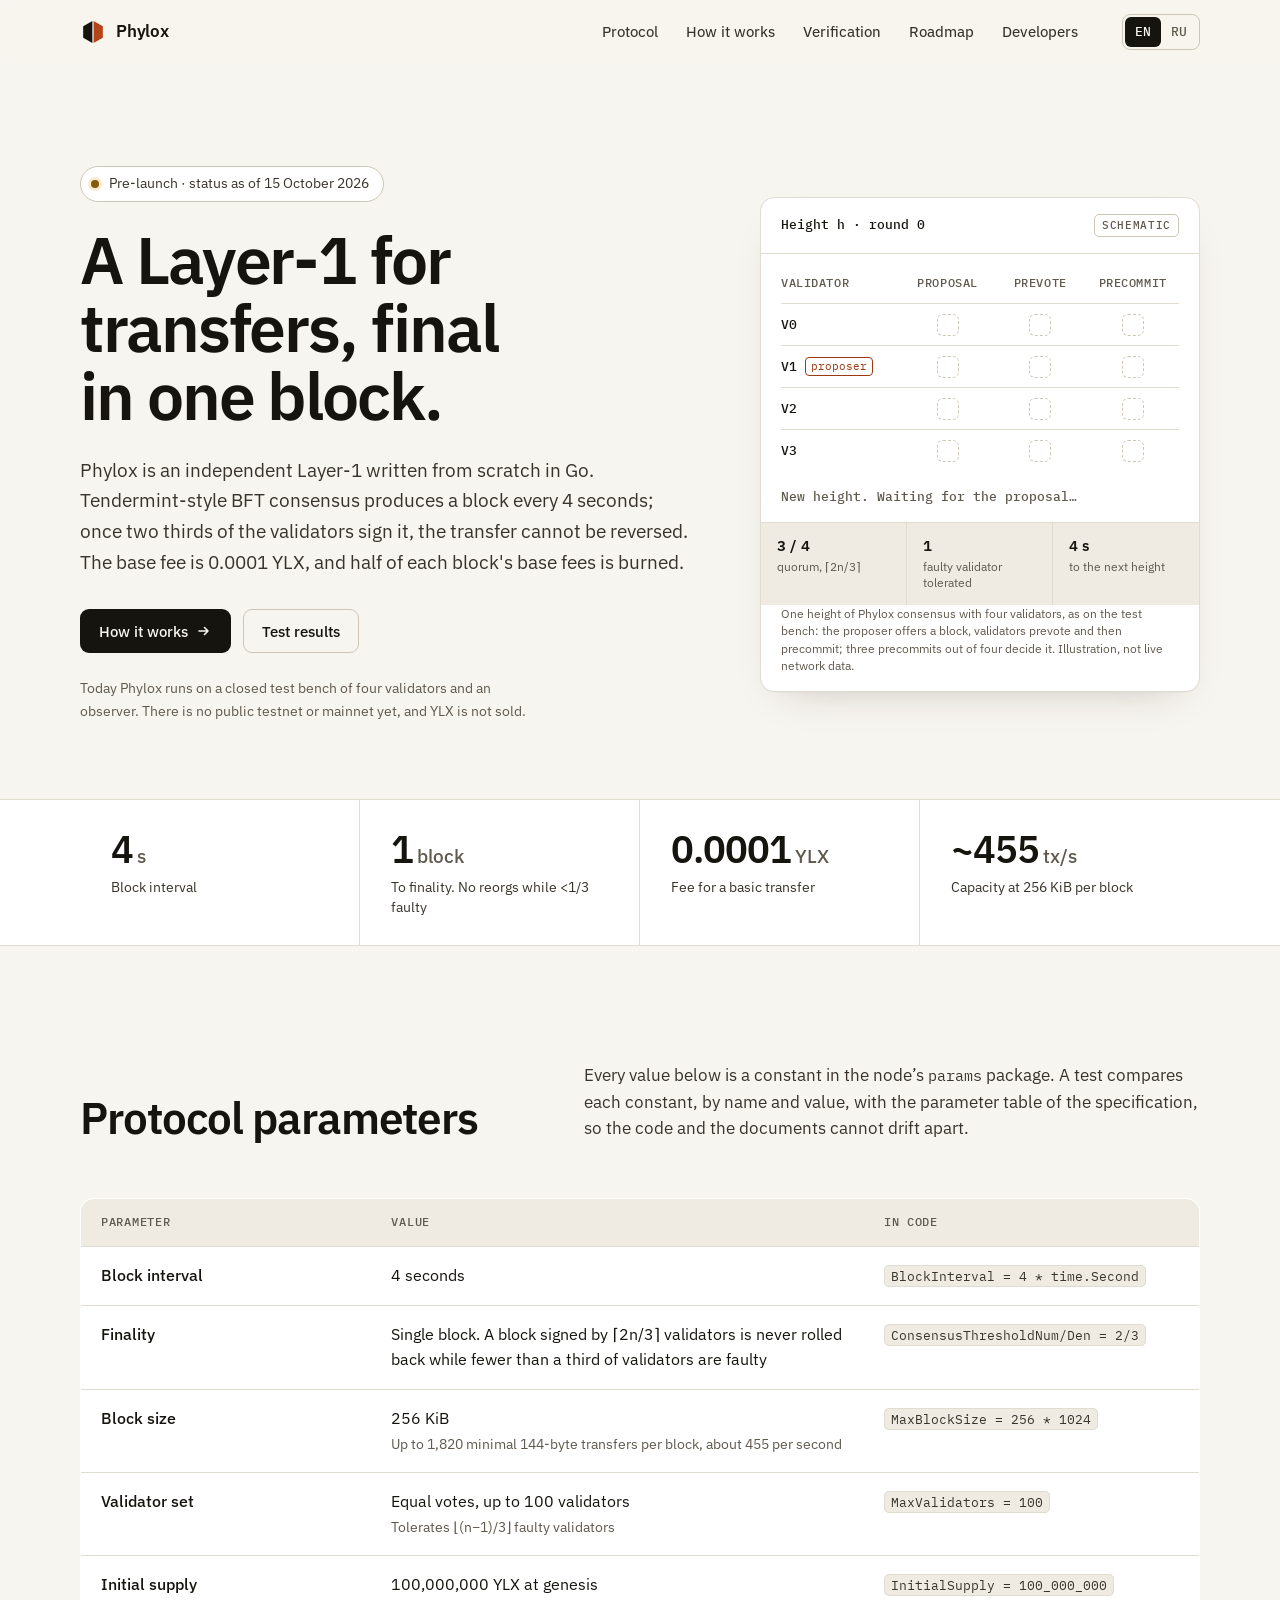
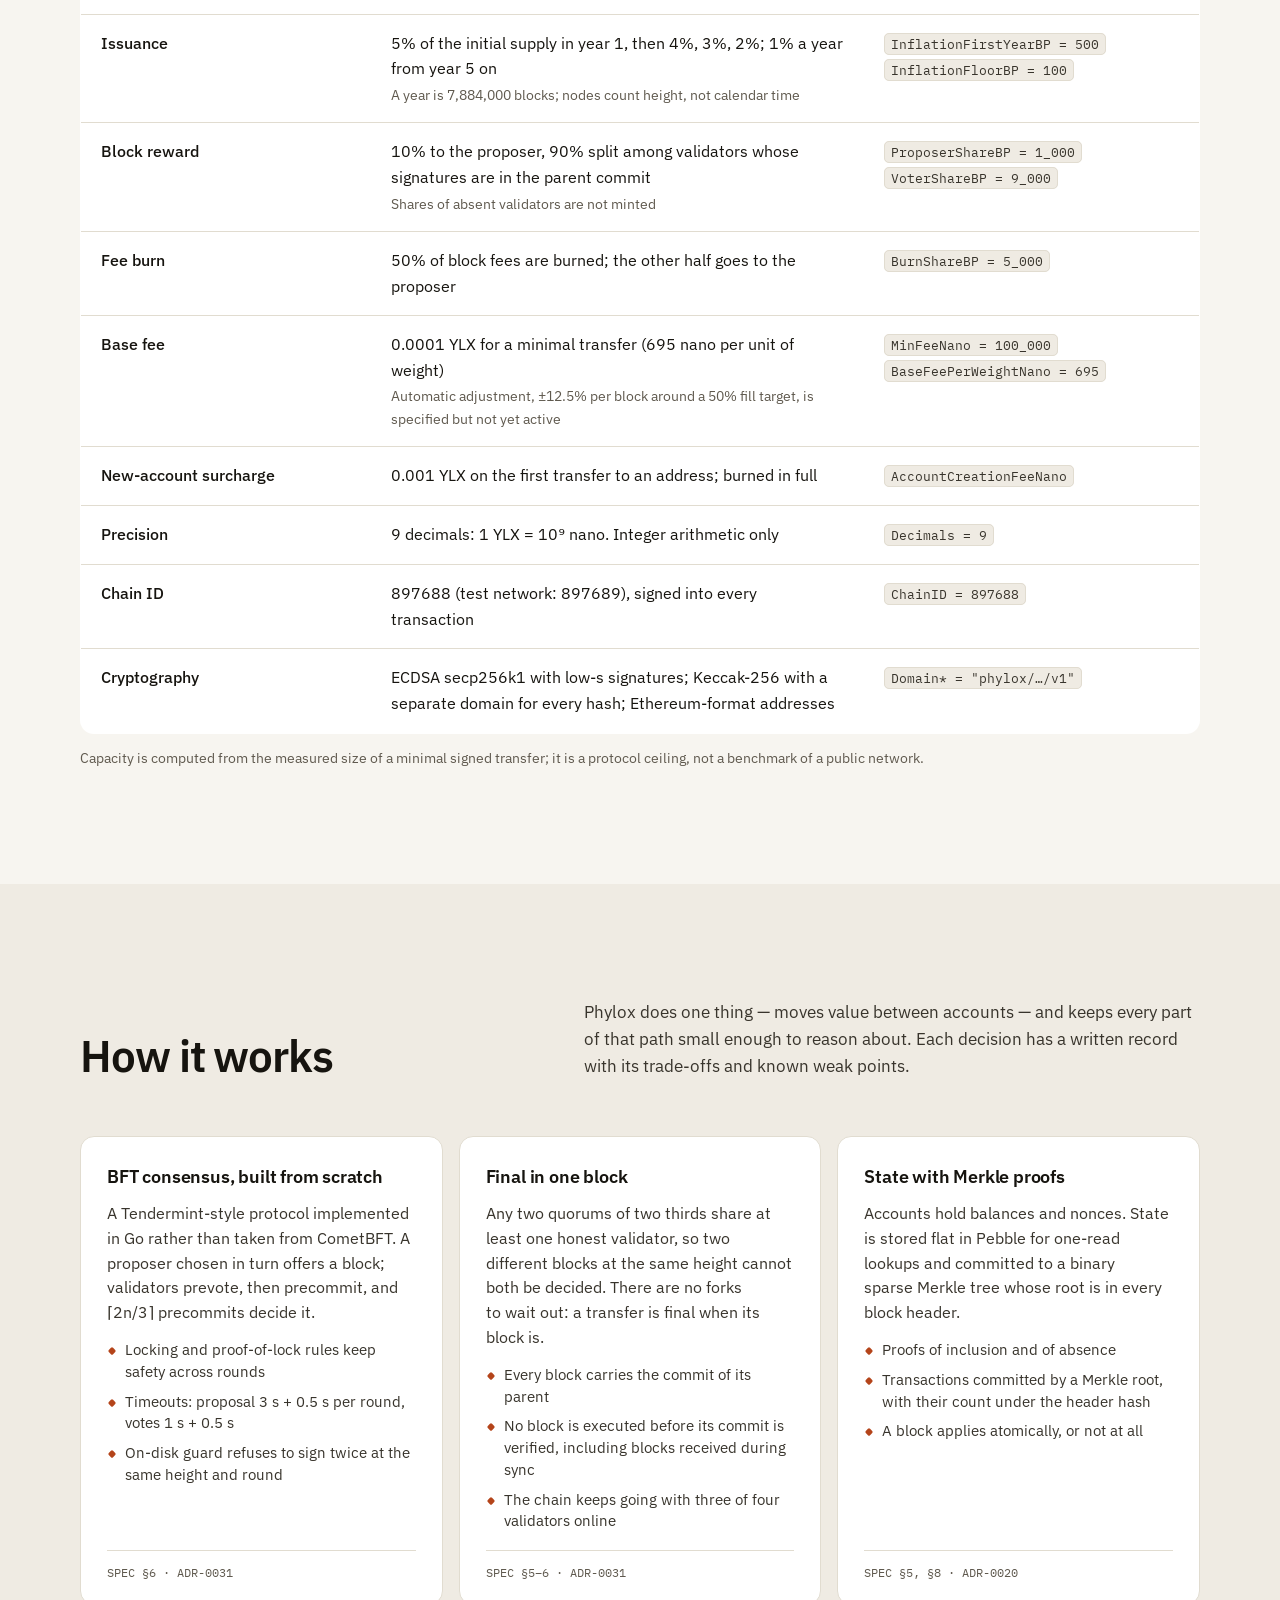
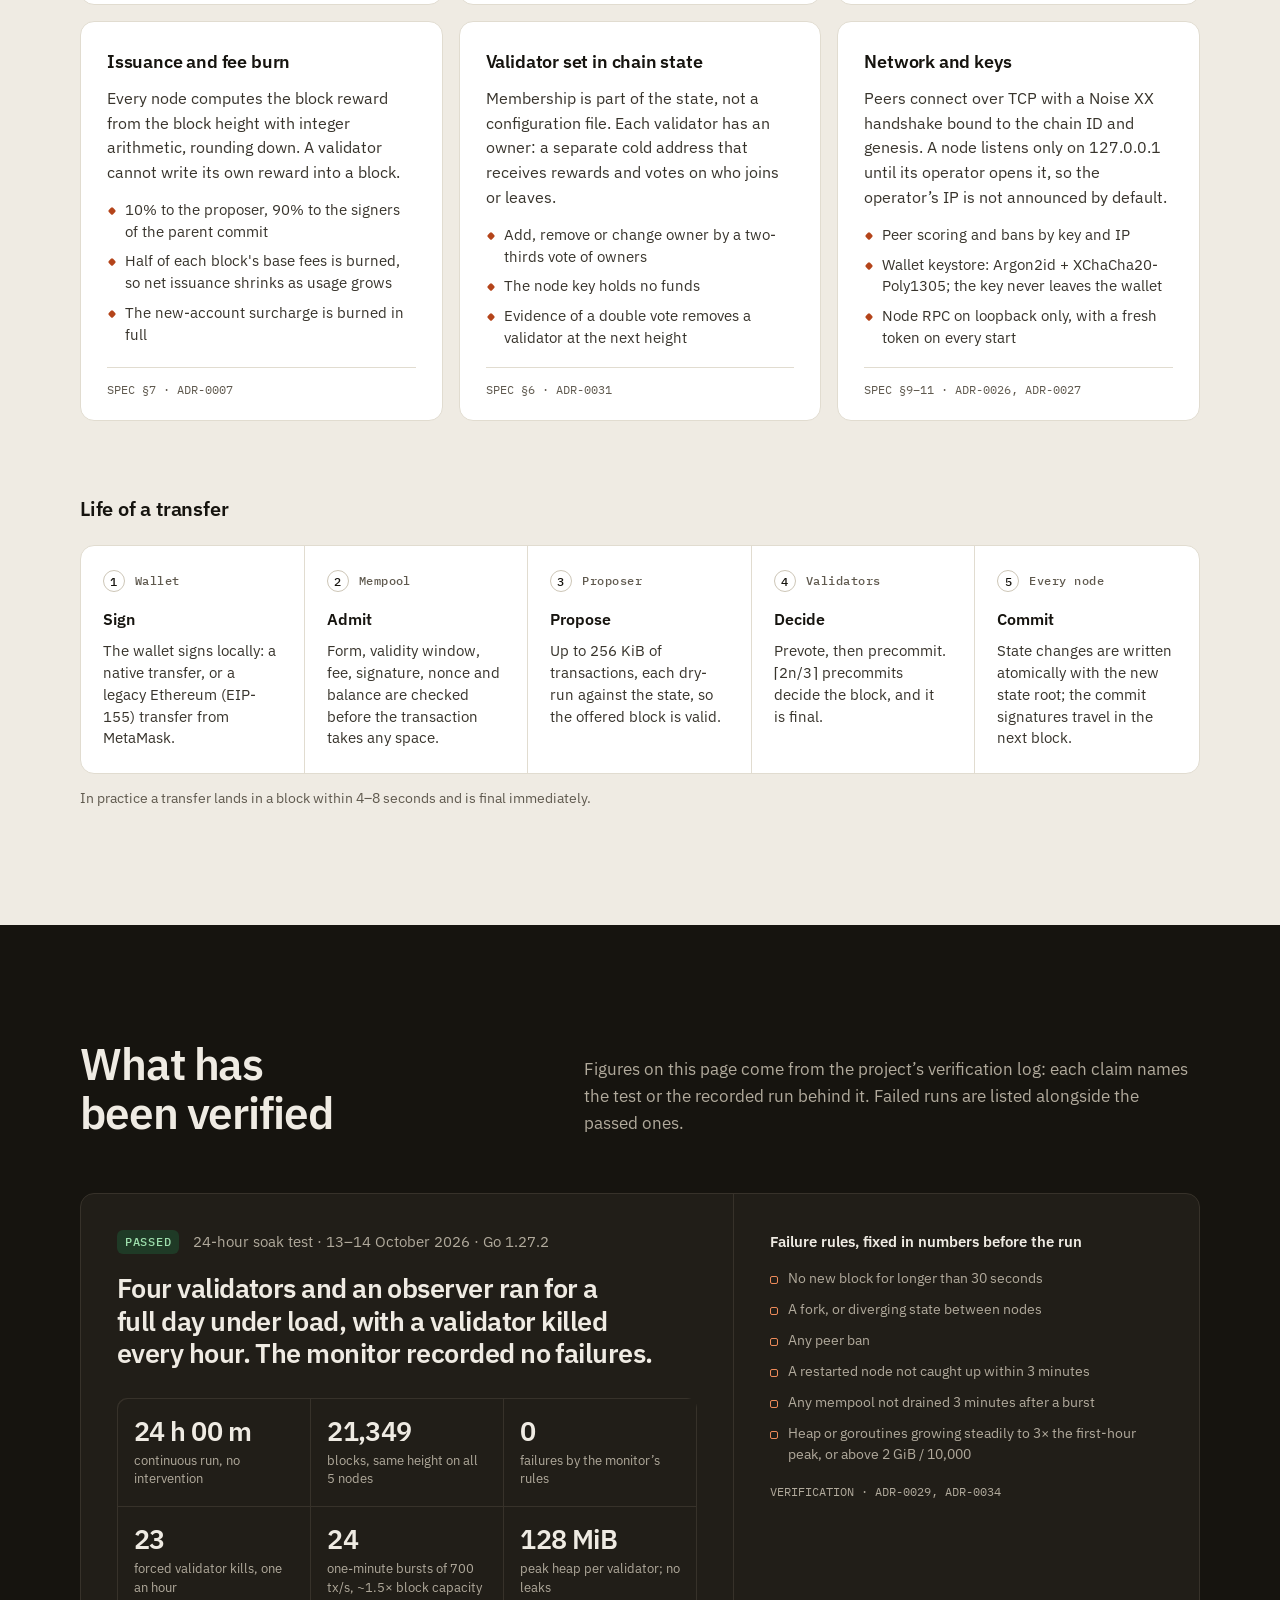
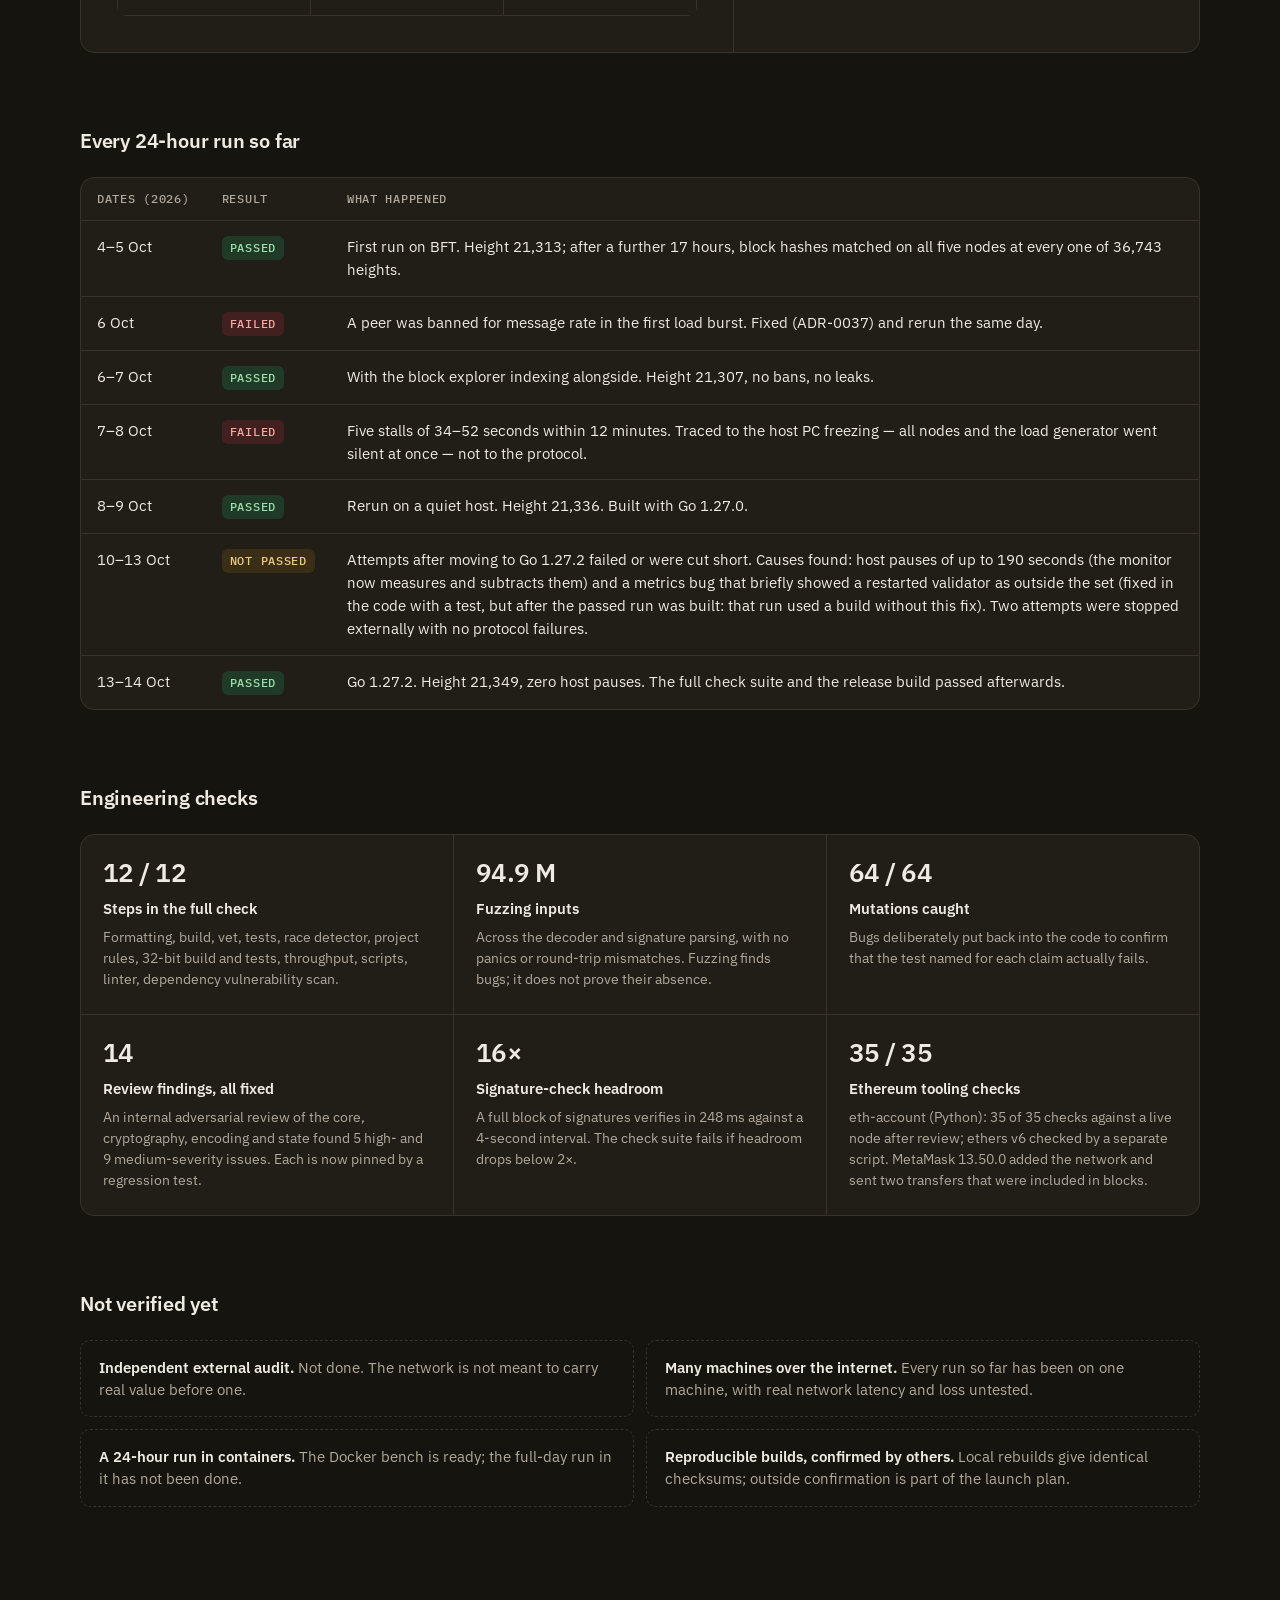
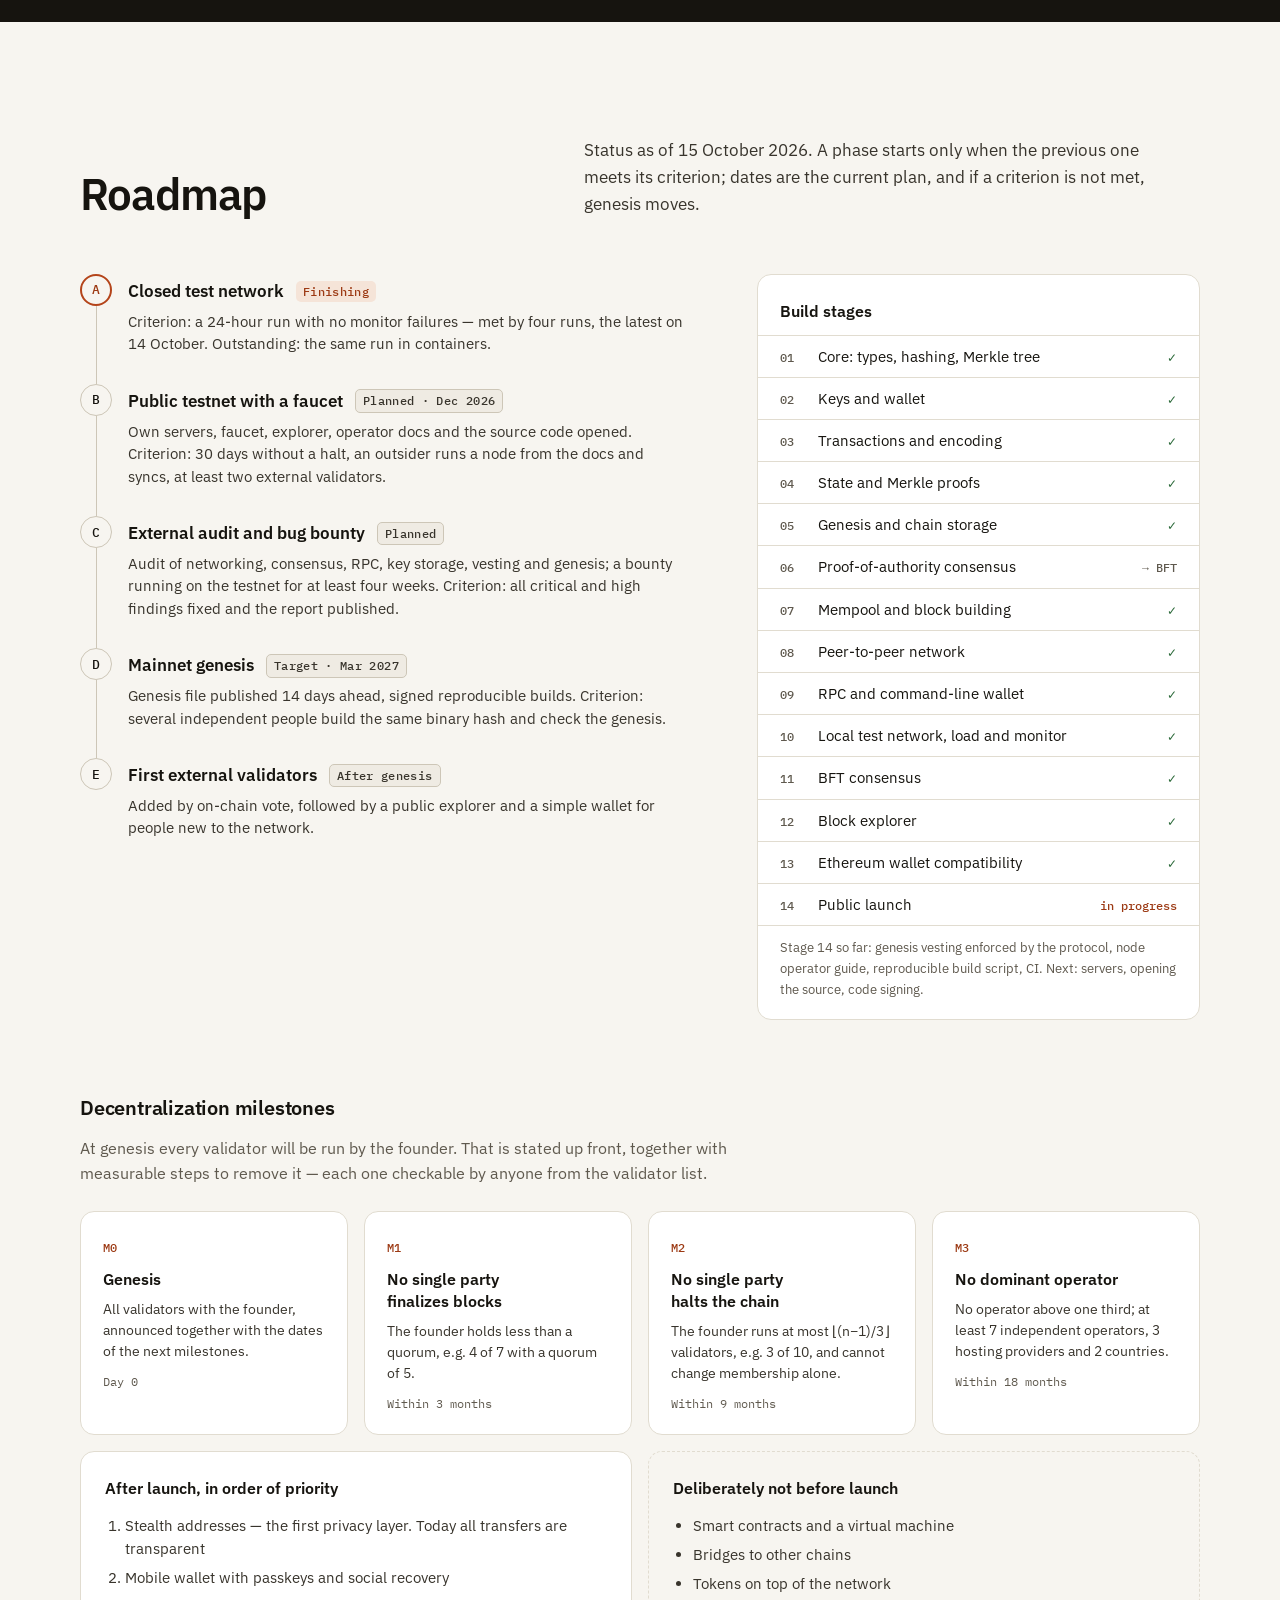
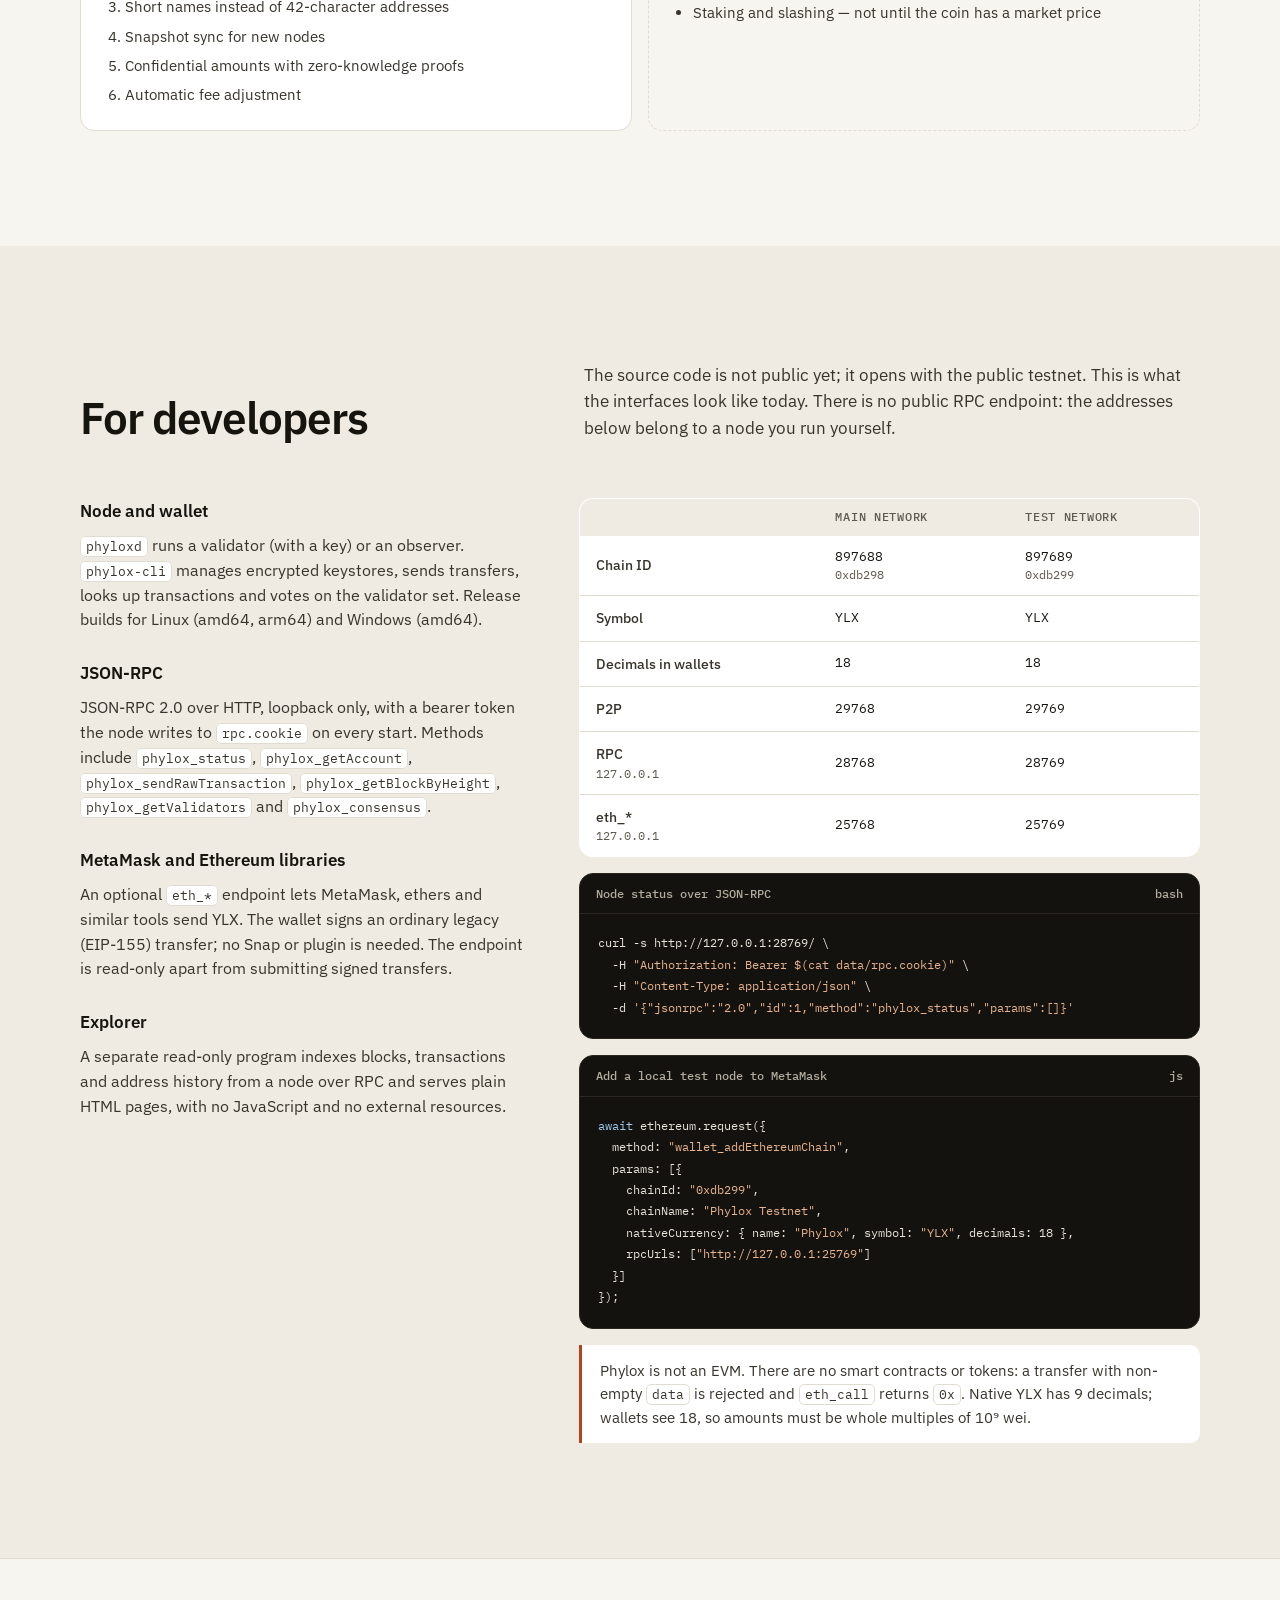
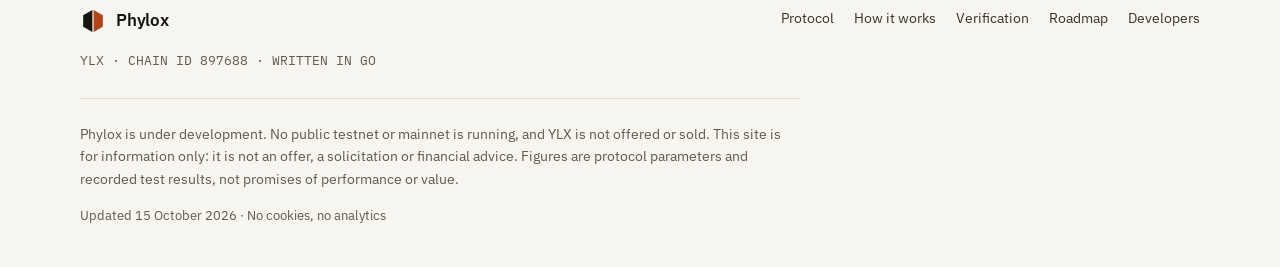
<file: index.html>
<!doctype html>
<html lang="en" data-lang="en">
<head>
<meta charset="utf-8">
<meta name="viewport" content="width=device-width, initial-scale=1">
<title>Phylox — a Layer-1 for transfers with single-block finality</title>
<meta name="description" content="Phylox is an independent Layer-1 written from scratch in Go: BFT consensus, 4-second blocks, single-block finality, a 0.0001 YLX base fee and half of each block's base fees burned. Pre-launch: running on a test bench, no public network yet.">
<meta name="theme-color" content="#F7F5F0" media="(prefers-color-scheme: light)">
<meta name="theme-color" content="#0F0E0B" media="(prefers-color-scheme: dark)">
<meta name="color-scheme" content="light dark">
<link rel="canonical" href="https://phylox.org/">
<link rel="icon" href="favicon.svg" type="image/svg+xml">
<link rel="icon" href="favicon-32.png" sizes="32x32" type="image/png">
<link rel="apple-touch-icon" href="apple-touch-icon.png">
<meta property="og:type" content="website">
<meta property="og:site_name" content="Phylox">
<meta property="og:url" content="https://phylox.org/">
<meta property="og:title" content="Phylox — a Layer-1 for transfers with single-block finality">
<meta property="og:description" content="Independent Layer-1 written from scratch in Go. BFT consensus, 4-second blocks, 0.0001 YLX base fee, half of each block's base fees burned. Pre-launch.">
<meta property="og:image" content="https://phylox.org/og-image.png">
<meta property="og:image:width" content="1200">
<meta property="og:image:height" content="630">
<meta property="og:image:alt" content="Phylox — a Layer-1 for transfers, final in one block">
<meta property="og:locale" content="en_US">
<meta property="og:locale:alternate" content="ru_RU">
<meta name="twitter:card" content="summary_large_image">
<meta name="twitter:title" content="Phylox — a Layer-1 for transfers with single-block finality">
<meta name="twitter:description" content="Independent Layer-1 written from scratch in Go. BFT consensus, 4-second blocks, 0.0001 YLX base fee. Pre-launch.">
<meta name="twitter:image" content="https://phylox.org/og-image.png">
<link rel="preload" href="assets/fonts/plex-sans-latin.woff2" as="font" type="font/woff2" crossorigin>
<link rel="stylesheet" href="assets/site.css">
<script>
  /* set language before first paint: ?lang= → saved choice → English */
  (function(){var d=document.documentElement,l=null;
    try{l=new URLSearchParams(location.search).get("lang");}catch(e){}
    if(l!=="en"&&l!=="ru"){try{l=localStorage.getItem("phylox-lang");}catch(e){}}
    if(l!=="en"&&l!=="ru"){l="en";}
    d.setAttribute("data-lang",l);d.setAttribute("lang",l);d.className+=" js";})();
</script>
<script src="assets/site.js" defer></script>
</head>
<body>
<a class="skip" href="#main"><span lang="en">Skip to content</span><span lang="ru">К содержанию</span></a>

<header class="site-header" id="top">
  <div class="wrap">
    <a class="brand" href="#main" aria-label="Phylox">
      <svg viewBox="0 0 32 32" aria-hidden="true"><path class="mark-a" d="M15.2 2.46 3.9 9v14l11.3 6.54z"/><path class="mark-b" d="M16.8 2.46 28.1 9v14l-11.3 6.54z"/></svg>
      <span>Phylox</span>
    </a>
    <button class="menu-btn" type="button" aria-expanded="false" aria-controls="nav">
      <svg viewBox="0 0 20 20" aria-hidden="true"><path d="M3 6h14M3 10h14M3 14h14" stroke="currentColor" stroke-width="1.6" stroke-linecap="round"/></svg>
      <span class="sr-only"><span lang="en">Menu</span><span lang="ru">Меню</span></span>
    </button>
    <nav class="nav" id="nav" aria-label="Main">
      <a href="#protocol"><span lang="en">Protocol</span><span lang="ru">Протокол</span></a>
      <a href="#design"><span lang="en">How it works</span><span lang="ru">Устройство</span></a>
      <a href="#verification"><span lang="en">Verification</span><span lang="ru">Проверка</span></a>
      <a href="#roadmap"><span lang="en">Roadmap</span><span lang="ru">План</span></a>
      <a href="#developers"><span lang="en">Developers</span><span lang="ru">Разработчикам</span></a>
    </nav>
    <div class="lang" role="group" aria-label="Language / Язык">
      <button type="button" data-set="en" aria-pressed="true">EN</button>
      <button type="button" data-set="ru" aria-pressed="false">RU</button>
    </div>
  </div>
</header>

<main id="main">

<!-- ============ HERO ============ -->
<section class="hero">
  <div class="wrap hero-grid">
    <div>
      <a class="status" href="#roadmap">
        <span class="dot" aria-hidden="true"></span>
        <span lang="en">Pre-launch · status as of 15 October 2026</span>
        <span lang="ru">До запуска · статус на 15 октября 2026</span>
      </a>
      <h1>
        <span lang="en">A Layer-1 for transfers, final in one block.</span>
        <span lang="ru">Блокчейн для переводов с финальностью в один блок.</span>
      </h1>
      <p class="lede" lang="en">Phylox is an independent Layer-1 written from scratch in Go. Tendermint-style BFT consensus produces a block every 4 seconds; once two thirds of the validators sign it, the transfer cannot be reversed. The base fee is 0.0001 YLX, and half of each block's base fees is burned.</p>
      <p class="lede" lang="ru">Phylox — самостоятельный блокчейн первого уровня, написанный с нуля на Go. BFT-консенсус в духе Tendermint выпускает блок раз в 4 секунды; как только блок подписали две трети валидаторов, перевод уже не откатить. Базовая комиссия — 0,0001 YLX, половина базовых комиссий каждого блока сжигается.</p>
      <div class="cta">
        <a class="btn btn-primary" href="#design"><span lang="en">How it works</span><span lang="ru">Как устроено</span>
          <svg viewBox="0 0 16 16" aria-hidden="true"><path d="M3 8h9M8.5 4.5 12 8l-3.5 3.5" fill="none" stroke="currentColor" stroke-width="1.6" stroke-linecap="round" stroke-linejoin="round"/></svg></a>
        <a class="btn btn-ghost" href="#verification"><span lang="en">Test results</span><span lang="ru">Результаты проверок</span></a>
      </div>
      <p class="hero-note" lang="en">Today Phylox runs on a closed test bench of four validators and an observer. There is no public testnet or mainnet yet, and YLX is not sold.</p>
      <p class="hero-note" lang="ru">Сейчас Phylox работает на закрытом тестовом стенде: четыре валидатора и наблюдатель. Публичной тестовой и основной сети пока нет, YLX не продаётся.</p>
    </div>

    <figure class="round" aria-labelledby="round-cap">
      <div class="round-head">
        <span class="round-title"><span lang="en">Height h · round 0</span><span lang="ru">Высота h · раунд 0</span></span>
        <span class="round-tag"><span lang="en">Schematic</span><span lang="ru">Схема</span></span>
      </div>
      <div class="round-grid" id="round" aria-hidden="true">
        <div class="rg-col"><span lang="en">Validator</span><span lang="ru">Валидатор</span></div>
        <div class="rg-col"><span lang="en">Proposal</span><span lang="ru">Блок</span></div>
        <div class="rg-col">Prevote</div>
        <div class="rg-col">Precommit</div>

        <div class="rg-val">V0</div>
        <div class="cell" data-step="pr" data-v="0"><i></i></div>
        <div class="cell" data-step="pv" data-v="0"><i></i></div>
        <div class="cell" data-step="pc" data-v="0"><i></i></div>

        <div class="rg-val">V1 <small><span lang="en">proposer</span><span lang="ru">сборщик</span></small></div>
        <div class="cell p" data-step="pr" data-v="1"><i></i></div>
        <div class="cell" data-step="pv" data-v="1"><i></i></div>
        <div class="cell" data-step="pc" data-v="1"><i></i></div>

        <div class="rg-val">V2</div>
        <div class="cell" data-step="pr" data-v="2"><i></i></div>
        <div class="cell" data-step="pv" data-v="2"><i></i></div>
        <div class="cell" data-step="pc" data-v="2"><i></i></div>

        <div class="rg-val rg-last">V3</div>
        <div class="cell rg-last" data-step="pr" data-v="3"><i></i></div>
        <div class="cell rg-last" data-step="pv" data-v="3"><i></i></div>
        <div class="cell rg-last" data-step="pc" data-v="3"><i></i></div>
      </div>
      <p class="round-state" id="round-state" aria-hidden="true"><span lang="en"><b>Decided.</b> 4 of 4 precommits — block h is final.</span><span lang="ru"><b>Решено.</b> 4 из 4 окончательных голосов — блок h окончателен.</span></p>
      <div class="round-foot">
        <div><b>3 / 4</b><span lang="en">quorum, ⌈2n/3⌉</span><span lang="ru">кворум, ⌈2n/3⌉</span></div>
        <div><b>1</b><span lang="en">faulty validator tolerated</span><span lang="ru">сбойный валидатор допустим</span></div>
        <div><b><span lang="en">4 s</span><span lang="ru">4 с</span></b><span lang="en">to the next height</span><span lang="ru">до следующей высоты</span></div>
      </div>
      <figcaption class="round-cap" id="round-cap">
        <span lang="en">One height of Phylox consensus with four validators, as on the test bench: the proposer offers a block, validators prevote and then precommit; three precommits out of four decide it. Illustration, not live network data.</span>
        <span lang="ru">Одна высота консенсуса Phylox с четырьмя валидаторами, как на стенде: сборщик предлагает блок, валидаторы голосуют предварительно, затем окончательно; трёх окончательных голосов из четырёх достаточно для решения. Иллюстрация, а не данные живой сети.</span>
      </figcaption>
    </figure>
  </div>
</section>

<!-- ============ KEY NUMBERS ============ -->
<section class="stats" aria-label="Key parameters">
  <div class="wrap">
    <ul>
      <li><div class="stat-v">4<small lang="en">s</small><small lang="ru">с</small></div><div class="stat-l"><span lang="en">Block interval</span><span lang="ru">Интервал блока</span></div></li>
      <li><div class="stat-v">1<small lang="en">block</small><small lang="ru">блок</small></div><div class="stat-l"><span lang="en">To finality. No reorgs while &lt;1/3 faulty</span><span lang="ru">До финальности. Без откатов при &lt; 1/3 сбойных</span></div></li>
      <li><div class="stat-v"><span lang="en">0.0001</span><span lang="ru">0,0001</span><small>YLX</small></div><div class="stat-l"><span lang="en">Fee for a basic transfer</span><span lang="ru">Комиссия простого перевода</span></div></li>
      <li><div class="stat-v">~455<small lang="en">tx/s</small><small lang="ru">пер./с</small></div><div class="stat-l"><span lang="en">Capacity at 256 KiB per block</span><span lang="ru">Пропускная способность при блоке 256 КиБ</span></div></li>
    </ul>
  </div>
</section>

<!-- ============ PARAMETERS ============ -->
<section class="section" id="protocol" aria-labelledby="protocol-h">
  <div class="wrap">
    <div class="sec-head reveal">
      <h2 id="protocol-h"><span lang="en">Protocol parameters</span><span lang="ru">Параметры протокола</span></h2>
      <p lang="en">Every value below is a constant in the node’s <code>params</code> package. A test compares each constant, by name and value, with the parameter table of the specification, so the code and the documents cannot drift apart.</p>
      <p lang="ru">Каждое значение ниже — константа пакета <code>params</code> узла. Тест сверяет каждую константу по имени и значению с таблицей параметров спецификации, поэтому код и документы не могут разойтись.</p>
    </div>

    <table class="ptable reveal">
      <caption class="sr-only"><span lang="en">Phylox protocol parameters</span><span lang="ru">Параметры протокола Phylox</span></caption>
      <thead><tr>
        <th scope="col"><span lang="en">Parameter</span><span lang="ru">Параметр</span></th>
        <th scope="col"><span lang="en">Value</span><span lang="ru">Значение</span></th>
        <th scope="col"><span lang="en">In code</span><span lang="ru">В коде</span></th>
      </tr></thead>
      <tbody>
        <tr>
          <th scope="row"><span lang="en">Block interval</span><span lang="ru">Интервал блока</span></th>
          <td class="v"><span lang="en">4 seconds</span><span lang="ru">4 секунды</span></td>
          <td class="c"><code>BlockInterval = 4 * time.Second</code></td>
        </tr>
        <tr>
          <th scope="row"><span lang="en">Finality</span><span lang="ru">Финальность</span></th>
          <td class="v"><span lang="en">Single block. A block signed by ⌈2n/3⌉ validators is never rolled back while fewer than a third of validators are faulty</span><span lang="ru">Один блок. Блок с подписями ⌈2n/3⌉ валидаторов не откатывается, пока сбойных валидаторов меньше трети</span></td>
          <td class="c"><code>ConsensusThresholdNum/Den = 2/3</code></td>
        </tr>
        <tr>
          <th scope="row"><span lang="en">Block size</span><span lang="ru">Лимит блока</span></th>
          <td class="v"><span lang="en">256 KiB</span><span lang="ru">256 КиБ</span>
            <span class="hint" lang="en">Up to 1,820 minimal 144-byte transfers per block, about 455 per second</span>
            <span class="hint" lang="ru">До 1&nbsp;820 минимальных переводов по 144 байта в блоке, около 455 в секунду</span></td>
          <td class="c"><code>MaxBlockSize = 256 * 1024</code></td>
        </tr>
        <tr>
          <th scope="row"><span lang="en">Validator set</span><span lang="ru">Состав валидаторов</span></th>
          <td class="v"><span lang="en">Equal votes, up to 100 validators</span><span lang="ru">Равные голоса, до 100 валидаторов</span>
            <span class="hint" lang="en">Tolerates ⌊(n−1)/3⌋ faulty validators</span>
            <span class="hint" lang="ru">Выдерживает ⌊(n−1)/3⌋ недобросовестных</span></td>
          <td class="c"><code>MaxValidators = 100</code></td>
        </tr>
        <tr>
          <th scope="row"><span lang="en">Initial supply</span><span lang="ru">Начальное предложение</span></th>
          <td class="v"><span lang="en">100,000,000 YLX at genesis</span><span lang="ru">100&nbsp;000&nbsp;000 YLX в генезисе</span></td>
          <td class="c"><code>InitialSupply = 100_000_000</code></td>
        </tr>
        <tr>
          <th scope="row"><span lang="en">Issuance</span><span lang="ru">Эмиссия</span></th>
          <td class="v"><span lang="en">5% of the initial supply in year 1, then 4%, 3%, 2%; 1% a year from year 5 on</span><span lang="ru">5% от начального предложения в первый год, затем 4%, 3%, 2%; с пятого года — 1% в год</span>
            <span class="hint" lang="en">A year is 7,884,000 blocks; nodes count height, not calendar time</span>
            <span class="hint" lang="ru">Год — 7&nbsp;884&nbsp;000 блоков; узлы считают высоту, а не календарь</span></td>
          <td class="c"><code>InflationFirstYearBP = 500</code> <code>InflationFloorBP = 100</code></td>
        </tr>
        <tr>
          <th scope="row"><span lang="en">Block reward</span><span lang="ru">Награда за блок</span></th>
          <td class="v"><span lang="en">10% to the proposer, 90% split among validators whose signatures are in the parent commit</span><span lang="ru">10% сборщику, 90% — поровну валидаторам, чьи подписи есть в коммите родителя</span>
            <span class="hint" lang="en">Shares of absent validators are not minted</span>
            <span class="hint" lang="ru">Доли отсутствующих не печатаются</span></td>
          <td class="c"><code>ProposerShareBP = 1_000</code> <code>VoterShareBP = 9_000</code></td>
        </tr>
        <tr>
          <th scope="row"><span lang="en">Fee burn</span><span lang="ru">Сжигание</span></th>
          <td class="v"><span lang="en">50% of block fees are burned; the other half goes to the proposer</span><span lang="ru">50% комиссий блока сжигается, вторая половина — сборщику</span></td>
          <td class="c"><code>BurnShareBP = 5_000</code></td>
        </tr>
        <tr>
          <th scope="row"><span lang="en">Base fee</span><span lang="ru">Базовая комиссия</span></th>
          <td class="v"><span lang="en">0.0001 YLX for a minimal transfer (695 nano per unit of weight)</span><span lang="ru">0,0001 YLX за минимальный перевод (695 нано за единицу веса)</span>
            <span class="hint" lang="en">Automatic adjustment, ±12.5% per block around a 50% fill target, is specified but not yet active</span>
            <span class="hint" lang="ru">Автоподстройка на ±12,5% за блок вокруг загрузки 50% описана в спецификации, но ещё не включена</span></td>
          <td class="c"><code>MinFeeNano = 100_000</code> <code>BaseFeePerWeightNano = 695</code></td>
        </tr>
        <tr>
          <th scope="row"><span lang="en">New-account surcharge</span><span lang="ru">Доплата за новый адрес</span></th>
          <td class="v"><span lang="en">0.001 YLX on the first transfer to an address; burned in full</span><span lang="ru">0,001 YLX за первый перевод на адрес; сжигается целиком</span></td>
          <td class="c"><code>AccountCreationFeeNano</code></td>
        </tr>
        <tr>
          <th scope="row"><span lang="en">Precision</span><span lang="ru">Точность</span></th>
          <td class="v"><span lang="en">9 decimals: 1 YLX = 10⁹ nano. Integer arithmetic only</span><span lang="ru">9 знаков: 1 YLX = 10⁹ нано. Только целочисленная арифметика</span></td>
          <td class="c"><code>Decimals = 9</code></td>
        </tr>
        <tr>
          <th scope="row">Chain ID</th>
          <td class="v"><span lang="en">897688 (test network: 897689), signed into every transaction</span><span lang="ru">897688 (тестовая сеть — 897689), входит в подпись каждой транзакции</span></td>
          <td class="c"><code>ChainID = 897688</code></td>
        </tr>
        <tr>
          <th scope="row"><span lang="en">Cryptography</span><span lang="ru">Криптография</span></th>
          <td class="v"><span lang="en">ECDSA secp256k1 with low-s signatures; Keccak-256 with a separate domain for every hash; Ethereum-format addresses</span><span lang="ru">ECDSA secp256k1, только low-s; Keccak-256 с отдельным доменом для каждого хеша; адреса в формате Ethereum</span></td>
          <td class="c"><code>Domain* = "phylox/…/v1"</code></td>
        </tr>
      </tbody>
    </table>
    <p class="table-note"><span lang="en">Capacity is computed from the measured size of a minimal signed transfer; it is a protocol ceiling, not a benchmark of a public network.</span><span lang="ru">Пропускная способность вычислена из измеренного размера минимального подписанного перевода; это потолок протокола, а не замер публичной сети.</span></p>
  </div>
</section>

<!-- ============ DESIGN ============ -->
<section class="section alt" id="design" aria-labelledby="design-h">
  <div class="wrap">
    <div class="sec-head reveal">
      <h2 id="design-h"><span lang="en">How it works</span><span lang="ru">Как устроено</span></h2>
      <p lang="en">Phylox does one thing — moves value between accounts — and keeps every part of that path small enough to reason about. Each decision has a written record with its trade-offs and known weak points.</p>
      <p lang="ru">Phylox делает одно — переводит ценность между аккаунтами — и держит каждую часть этого пути достаточно простой, чтобы о ней можно было рассуждать. У каждого решения есть запись с ценой выбора и известными слабыми местами.</p>
    </div>

    <div class="cards">
      <article class="card reveal">
        <h3><span lang="en">BFT consensus, built from scratch</span><span lang="ru">BFT-консенсус, написанный с нуля</span></h3>
        <p lang="en">A Tendermint-style protocol implemented in Go rather than taken from CometBFT. A proposer chosen in turn offers a block; validators prevote, then precommit, and ⌈2n/3⌉ precommits decide it.</p>
        <p lang="ru">Протокол в духе Tendermint, реализованный на Go, а не взятый из CometBFT. Сборщик по очереди предлагает блок; валидаторы голосуют предварительно, затем окончательно, и ⌈2n/3⌉ окончательных голосов решают его судьбу.</p>
        <ul lang="en">
          <li>Locking and proof-of-lock rules keep safety across rounds</li>
          <li>Timeouts: proposal 3 s + 0.5 s per round, votes 1 s + 0.5 s</li>
          <li>On-disk guard refuses to sign twice at the same height and round</li>
        </ul>
        <ul lang="ru">
          <li>Блокировка и доказательство блокировки сохраняют безопасность между раундами</li>
          <li>Сроки: предложение 3 с + 0,5 с на раунд, голоса 1 с + 0,5 с</li>
          <li>Защита на диске не даёт подписать дважды на одной высоте и раунде</li>
        </ul>
        <p class="ref"><span>SPEC §6 · ADR-0031</span></p>
      </article>

      <article class="card reveal">
        <h3><span lang="en">Final in one block</span><span lang="ru">Окончательно за один блок</span></h3>
        <p lang="en">Any two quorums of two thirds share at least one honest validator, so two different blocks at the same height cannot both be decided. There are no forks to wait out: a transfer is final when its block is.</p>
        <p lang="ru">Два кворума по две трети всегда пересекаются хотя бы в одном честном валидаторе, поэтому два разных блока на одной высоте решены быть не могут. Ждать подтверждений не нужно: перевод окончателен вместе со своим блоком.</p>
        <ul lang="en">
          <li>Every block carries the commit of its parent</li>
          <li>No block is executed before its commit is verified, including blocks received during sync</li>
          <li>The chain keeps going with three of four validators online</li>
        </ul>
        <ul lang="ru">
          <li>Каждый блок несёт коммит своего родителя</li>
          <li>Ни один блок не исполняется до проверки коммита — и при синхронизации тоже</li>
          <li>Сеть продолжает работу при трёх валидаторах из четырёх</li>
        </ul>
        <p class="ref"><span>SPEC §5–6 · ADR-0031</span></p>
      </article>

      <article class="card reveal">
        <h3><span lang="en">State with Merkle proofs</span><span lang="ru">Состояние с доказательствами Меркла</span></h3>
        <p lang="en">Accounts hold balances and nonces. State is stored flat in Pebble for one-read lookups and committed to a binary sparse Merkle tree whose root is in every block header.</p>
        <p lang="ru">Аккаунты хранят баланс и счётчик. Состояние лежит в Pebble плоско — одно чтение на запрос — и фиксируется двоичным разреженным деревом Меркла, корень которого есть в каждом заголовке.</p>
        <ul lang="en">
          <li>Proofs of inclusion and of absence</li>
          <li>Transactions committed by a Merkle root, with their count under the header hash</li>
          <li>A block applies atomically, or not at all</li>
        </ul>
        <ul lang="ru">
          <li>Доказательства наличия и отсутствия</li>
          <li>Транзакции заверены корнем Меркла, их число — под хешем заголовка</li>
          <li>Блок применяется целиком или не применяется вовсе</li>
        </ul>
        <p class="ref"><span>SPEC §5, §8 · ADR-0020</span></p>
      </article>

      <article class="card reveal">
        <h3><span lang="en">Issuance and fee burn</span><span lang="ru">Эмиссия и сжигание</span></h3>
        <p lang="en">Every node computes the block reward from the block height with integer arithmetic, rounding down. A validator cannot write its own reward into a block.</p>
        <p lang="ru">Каждый узел вычисляет награду из высоты блока целочисленно, с округлением вниз. Валидатор не может вписать себе награду в блок.</p>
        <ul lang="en">
          <li>10% to the proposer, 90% to the signers of the parent commit</li>
          <li>Half of each block's base fees is burned, so net issuance shrinks as usage grows</li>
          <li>The new-account surcharge is burned in full</li>
        </ul>
        <ul lang="ru">
          <li>10% сборщику, 90% подписавшим коммит родителя</li>
          <li>Половина базовых комиссий каждого блока сгорает: чем больше переводов, тем меньше чистый прирост предложения</li>
          <li>Доплата за новый адрес сгорает целиком</li>
        </ul>
        <p class="ref"><span>SPEC §7 · ADR-0007</span></p>
      </article>

      <article class="card reveal">
        <h3><span lang="en">Validator set in chain state</span><span lang="ru">Состав валидаторов в состоянии сети</span></h3>
        <p lang="en">Membership is part of the state, not a configuration file. Each validator has an owner: a separate cold address that receives rewards and votes on who joins or leaves.</p>
        <p lang="ru">Состав — часть состояния сети, а не файл настроек. У каждого валидатора есть владелец: отдельный холодный адрес, который получает награды и голосует, кого включить или исключить.</p>
        <ul lang="en">
          <li>Add, remove or change owner by a two-thirds vote of owners</li>
          <li>The node key holds no funds</li>
          <li>Evidence of a double vote removes a validator at the next height</li>
        </ul>
        <ul lang="ru">
          <li>Включение, исключение и смена владельца — голосованием двух третей владельцев</li>
          <li>Ключ узла денег не держит</li>
          <li>Доказательство двойного голоса исключает валидатора со следующей высоты</li>
        </ul>
        <p class="ref"><span>SPEC §6 · ADR-0031</span></p>
      </article>

      <article class="card reveal">
        <h3><span lang="en">Network and keys</span><span lang="ru">Сеть и ключи</span></h3>
        <p lang="en">Peers connect over TCP with a Noise XX handshake bound to the chain ID and genesis. A node listens only on 127.0.0.1 until its operator opens it, so the operator’s IP is not announced by default.</p>
        <p lang="ru">Узлы соединяются по TCP через рукопожатие Noise XX, привязанное к номеру сети и генезису. Пока оператор сам не откроет узел, тот слушает только 127.0.0.1, и IP оператора в сеть не уходит.</p>
        <ul lang="en">
          <li>Peer scoring and bans by key and IP</li>
          <li>Wallet keystore: Argon2id + XChaCha20-Poly1305; the key never leaves the wallet</li>
          <li>Node RPC on loopback only, with a fresh token on every start</li>
        </ul>
        <ul lang="ru">
          <li>Штрафные очки и баны по ключу и IP</li>
          <li>Хранилище ключа: Argon2id + XChaCha20-Poly1305; ключ не покидает кошелёк</li>
          <li>RPC узла — только на loopback, с новым токеном при каждом запуске</li>
        </ul>
        <p class="ref"><span>SPEC §9–11 · ADR-0026, ADR-0027</span></p>
      </article>
    </div>

    <h3 class="sub-h reveal"><span lang="en">Life of a transfer</span><span lang="ru">Путь перевода</span></h3>
    <ol class="flow reveal">
      <li><span class="k"><span lang="en">Wallet</span><span lang="ru">Кошелёк</span></span>
        <h3><span lang="en">Sign</span><span lang="ru">Подпись</span></h3>
        <p lang="en">The wallet signs locally: a native transfer, or a legacy Ethereum (EIP-155) transfer from MetaMask.</p>
        <p lang="ru">Кошелёк подписывает у себя: родной перевод или перевод Ethereum (legacy, EIP-155) из MetaMask.</p></li>
      <li><span class="k"><span lang="en">Mempool</span><span lang="ru">Очередь</span></span>
        <h3><span lang="en">Admit</span><span lang="ru">Приём</span></h3>
        <p lang="en">Form, validity window, fee, signature, nonce and balance are checked before the transaction takes any space.</p>
        <p lang="ru">Форма, окно жизни, комиссия, подпись, счётчик и баланс проверяются до того, как транзакция займёт место.</p></li>
      <li><span class="k"><span lang="en">Proposer</span><span lang="ru">Сборщик</span></span>
        <h3><span lang="en">Propose</span><span lang="ru">Предложение</span></h3>
        <p lang="en">Up to 256 KiB of transactions, each dry-run against the state, so the offered block is valid.</p>
        <p lang="ru">До 256 КиБ транзакций, каждая прогнана по состоянию заранее, поэтому предложенный блок годен.</p></li>
      <li><span class="k"><span lang="en">Validators</span><span lang="ru">Валидаторы</span></span>
        <h3><span lang="en">Decide</span><span lang="ru">Решение</span></h3>
        <p lang="en">Prevote, then precommit. ⌈2n/3⌉ precommits decide the block, and it is final.</p>
        <p lang="ru">Предварительный голос, затем окончательный. ⌈2n/3⌉ окончательных голосов решают блок — он окончателен.</p></li>
      <li><span class="k"><span lang="en">Every node</span><span lang="ru">Каждый узел</span></span>
        <h3><span lang="en">Commit</span><span lang="ru">Запись</span></h3>
        <p lang="en">State changes are written atomically with the new state root; the commit signatures travel in the next block.</p>
        <p lang="ru">Изменения состояния записываются одной пачкой с новым корнем; подписи коммита уходят в следующий блок.</p></li>
    </ol>
    <p class="flow-note"><span lang="en">In practice a transfer lands in a block within 4–8 seconds and is final immediately.</span><span lang="ru">На практике перевод попадает в блок за 4–8 секунд и сразу становится окончательным.</span></p>
  </div>
</section>

<!-- ============ VERIFICATION ============ -->
<section class="section band" id="verification" aria-labelledby="verification-h">
  <div class="wrap">
    <div class="sec-head reveal">
      <h2 id="verification-h"><span lang="en">What has been verified</span><span lang="ru">Что проверено</span></h2>
      <p lang="en">Figures on this page come from the project’s verification log: each claim names the test or the recorded run behind it. Failed runs are listed alongside the passed ones.</p>
      <p lang="ru">Цифры на этой странице взяты из журнала проверок проекта: у каждого утверждения названа проверка или записанный прогон. Неудачные прогоны перечислены рядом с удачными.</p>
    </div>

    <div class="result reveal">
      <div class="result-main">
        <div class="verdict">
          <span class="badge badge-pass"><span lang="en">Passed</span><span lang="ru">Пройден</span></span>
          <span class="what"><span lang="en">24-hour soak test · 13–14 October 2026 · Go 1.27.2</span><span lang="ru">Суточный прогон · 13–14 октября 2026 · Go 1.27.2</span></span>
        </div>
        <h3><span lang="en">Four validators and an observer ran for a full day under load, with a validator killed every hour. The monitor recorded no failures.</span><span lang="ru">Четыре валидатора и наблюдатель проработали сутки под нагрузкой, раз в час один валидатор принудительно останавливался. Монитор не записал ни одного сбоя.</span></h3>
        <div class="metrics">
          <div><b><span lang="en">24 h 00 m</span><span lang="ru">24 ч 00 мин</span></b><span lang="en">continuous run, no intervention</span><span lang="ru">непрерывно, без вмешательства</span></div>
          <div><b><span lang="en">21,349</span><span lang="ru">21&nbsp;349</span></b><span lang="en">blocks, same height on all 5 nodes</span><span lang="ru">блоков, одна высота у всех 5 узлов</span></div>
          <div><b>0</b><span lang="en">failures by the monitor’s rules</span><span lang="ru">сбоев по правилам монитора</span></div>
          <div><b>23</b><span lang="en">forced validator kills, one an hour</span><span lang="ru">принудительные остановки валидаторов, раз в час</span></div>
          <div><b>24</b><span lang="en">one-minute bursts of 700 tx/s, ~1.5× block capacity</span><span lang="ru">минутных всплеска по 700 пер./с — в 1,5 раза больше вместимости блоков</span></div>
          <div><b><span lang="en">128 MiB</span><span lang="ru">128 МиБ</span></b><span lang="en">peak heap per validator; no leaks</span><span lang="ru">наибольшая куча валидатора; утечек нет</span></div>
        </div>
      </div>
      <div class="result-side">
        <h4><span lang="en">Failure rules, fixed in numbers before the run</span><span lang="ru">Правила сбоя, записанные числами до прогона</span></h4>
        <ul lang="en">
          <li>No new block for longer than 30 seconds</li>
          <li>A fork, or diverging state between nodes</li>
          <li>Any peer ban</li>
          <li>A restarted node not caught up within 3 minutes</li>
          <li>Any mempool not drained 3 minutes after a burst</li>
          <li>Heap or goroutines growing steadily to 3× the first-hour peak, or above 2 GiB / 10,000</li>
        </ul>
        <ul lang="ru">
          <li>Новых блоков нет дольше 30 секунд</li>
          <li>Развилка или расхождение состояния между узлами</li>
          <li>Любой бан пира</li>
          <li>Перезапущенный узел не догнал сеть за 3 минуты</li>
          <li>Очередь любого узла не опустела за 3 минуты после всплеска</li>
          <li>Куча или горутины монотонно растут до тройного пика первого часа или выше 2 ГиБ / 10&nbsp;000</li>
        </ul>
        <p class="src">VERIFICATION · ADR-0029, ADR-0034</p>
      </div>
    </div>

    <h3 class="sub-h reveal"><span lang="en">Every 24-hour run so far</span><span lang="ru">Все суточные прогоны</span></h3>
    <div class="table-scroll reveal" tabindex="0" role="region" aria-label="Soak test history">
      <table class="htable">
        <thead><tr>
          <th scope="col"><span lang="en">Dates (2026)</span><span lang="ru">Даты (2026)</span></th>
          <th scope="col"><span lang="en">Result</span><span lang="ru">Итог</span></th>
          <th scope="col"><span lang="en">What happened</span><span lang="ru">Что было</span></th>
        </tr></thead>
        <tbody>
          <tr><td><span lang="en">4–5 Oct</span><span lang="ru">4–5 окт.</span></td><td><span class="badge badge-pass"><span lang="en">Passed</span><span lang="ru">Пройден</span></span></td>
            <td><span lang="en">First run on BFT. Height 21,313; after a further 17 hours, block hashes matched on all five nodes at every one of 36,743 heights.</span><span lang="ru">Первый прогон на BFT. Высота 21&nbsp;313; ещё через 17 часов хеши блоков совпали у всех пяти узлов на всех 36&nbsp;743 высотах.</span></td></tr>
          <tr><td><span lang="en">6 Oct</span><span lang="ru">6 окт.</span></td><td><span class="badge badge-fail"><span lang="en">Failed</span><span lang="ru">Не пройден</span></span></td>
            <td><span lang="en">A peer was banned for message rate in the first load burst. Fixed (ADR-0037) and rerun the same day.</span><span lang="ru">В первом же всплеске нагрузки пир получил бан за скорость сообщений. Исправлено (ADR-0037), прогон повторён в тот же день.</span></td></tr>
          <tr><td><span lang="en">6–7 Oct</span><span lang="ru">6–7 окт.</span></td><td><span class="badge badge-pass"><span lang="en">Passed</span><span lang="ru">Пройден</span></span></td>
            <td><span lang="en">With the block explorer indexing alongside. Height 21,307, no bans, no leaks.</span><span lang="ru">Вместе с работающим обозревателем. Высота 21&nbsp;307, банов и утечек нет.</span></td></tr>
          <tr><td><span lang="en">7–8 Oct</span><span lang="ru">7–8 окт.</span></td><td><span class="badge badge-fail"><span lang="en">Failed</span><span lang="ru">Не пройден</span></span></td>
            <td><span lang="en">Five stalls of 34–52 seconds within 12 minutes. Traced to the host PC freezing — all nodes and the load generator went silent at once — not to the protocol.</span><span lang="ru">Пять остановок по 34–52 секунды за 12 минут. Причина — зависания самого ПК (все узлы и нагрузчик замолкали разом), а не протокол.</span></td></tr>
          <tr><td><span lang="en">8–9 Oct</span><span lang="ru">8–9 окт.</span></td><td><span class="badge badge-pass"><span lang="en">Passed</span><span lang="ru">Пройден</span></span></td>
            <td><span lang="en">Rerun on a quiet host. Height 21,336. Built with Go 1.27.0.</span><span lang="ru">Повтор на ненагруженном ПК. Высота 21&nbsp;336. Сборка на Go 1.27.0.</span></td></tr>
          <tr><td><span lang="en">10–13 Oct</span><span lang="ru">10–13 окт.</span></td><td><span class="badge badge-skip"><span lang="en">Not passed</span><span lang="ru">Не засчитаны</span></span></td>
            <td><span lang="en">Attempts after moving to Go 1.27.2 failed or were cut short. Causes found: host pauses of up to 190 seconds (the monitor now measures and subtracts them) and a metrics bug that briefly showed a restarted validator as outside the set (fixed in the code with a test, but after the passed run was built: that run used a build without this fix). Two attempts were stopped externally with no protocol failures.</span><span lang="ru">Попытки после перехода на Go 1.27.2 падали или прерывались. Найденные причины: паузы ПК до 190 секунд (монитор теперь их измеряет и вычитает) и ошибка метрик, из-за которой перезапущенный валидатор на мгновение выглядел вне состава (исправлено в коде с тестом, но уже после сборки зачтённого прогона: он шёл на сборке без этого исправления). Две попытки остановлены извне, сбоев протокола в них не было.</span></td></tr>
          <tr><td><span lang="en">13–14 Oct</span><span lang="ru">13–14 окт.</span></td><td><span class="badge badge-pass"><span lang="en">Passed</span><span lang="ru">Пройден</span></span></td>
            <td><span lang="en">Go 1.27.2. Height 21,349, zero host pauses. The full check suite and the release build passed afterwards.</span><span lang="ru">Go 1.27.2. Высота 21&nbsp;349, пауз хоста 0. После прогона полная проверка и сборка релиза прошли.</span></td></tr>
        </tbody>
      </table>
    </div>

    <h3 class="sub-h reveal"><span lang="en">Engineering checks</span><span lang="ru">Инженерные проверки</span></h3>
    <div class="checks reveal">
      <div><b>12 / 12</b>
        <h4><span lang="en">Steps in the full check</span><span lang="ru">Шагов полной проверки</span></h4>
        <p lang="en">Formatting, build, vet, tests, race detector, project rules, 32-bit build and tests, throughput, scripts, linter, dependency vulnerability scan.</p>
        <p lang="ru">Форматирование, сборка, vet, тесты, детектор гонок, правила проекта, сборка и тесты под 32 бита, пропускная способность, скрипты, линтер, уязвимости зависимостей.</p></div>
      <div><b><span lang="en">94.9 M</span><span lang="ru">94,9 млн</span></b>
        <h4><span lang="en">Fuzzing inputs</span><span lang="ru">Входов фаззинга</span></h4>
        <p lang="en">Across the decoder and signature parsing, with no panics or round-trip mismatches. Fuzzing finds bugs; it does not prove their absence.</p>
        <p lang="ru">Разбор байт, круговые проходы кодека и разбор подписей — ни одной паники и ни одного расхождения. Фаззинг находит ошибки, но не доказывает их отсутствие.</p></div>
      <div><b>64 / 64</b>
        <h4><span lang="en">Mutations caught</span><span lang="ru">Мутаций поймано</span></h4>
        <p lang="en">Bugs deliberately put back into the code to confirm that the test named for each claim actually fails.</p>
        <p lang="ru">Ошибки, намеренно возвращённые в код, чтобы убедиться: тест, названный для утверждения, действительно падает.</p></div>
      <div><b>14</b>
        <h4><span lang="en">Review findings, all fixed</span><span lang="ru">Находок проверки, все закрыты</span></h4>
        <p lang="en">An internal adversarial review of the core, cryptography, encoding and state found 5 high- and 9 medium-severity issues. Each is now pinned by a regression test.</p>
        <p lang="ru">Внутренняя состязательная проверка ядра, криптографии, кодека и состояния нашла 5 проблем высокой и 9 средней серьёзности. Каждая теперь закреплена регрессионным тестом.</p></div>
      <div><b>16×</b>
        <h4><span lang="en">Signature-check headroom</span><span lang="ru">Запас по проверке подписей</span></h4>
        <p lang="en">A full block of signatures verifies in 248 ms against a 4-second interval. The check suite fails if headroom drops below 2×.</p>
        <p lang="ru">Полный блок подписей проверяется за 248 мс при интервале 4 секунды. Проверка падает, если запас опустится ниже двукратного.</p></div>
      <div><b>35 / 35</b>
        <h4><span lang="en">Ethereum tooling checks</span><span lang="ru">Проверок с инструментами Ethereum</span></h4>
        <p lang="en">eth-account (Python): 35 of 35 checks against a live node after review; ethers v6 checked by a separate script. MetaMask 13.50.0 added the network and sent two transfers that were included in blocks.</p>
        <p lang="ru">eth-account (Python): 35 проверок из 35 против живого узла после ревью; ethers v6 проверен отдельным сценарием. MetaMask 13.50.0 добавил сеть и отправил два перевода, оба вошли в блоки.</p></div>
    </div>

    <h3 class="sub-h reveal"><span lang="en">Not verified yet</span><span lang="ru">Ещё не проверено</span></h3>
    <ul class="notyet reveal">
      <li lang="en"><b>Independent external audit.</b> Not done. The network is not meant to carry real value before one.</li>
      <li lang="ru"><b>Независимый внешний аудит.</b> Не проводился. До него сеть не должна нести реальную стоимость.</li>
      <li lang="en"><b>Many machines over the internet.</b> Every run so far has been on one machine, with real network latency and loss untested.</li>
      <li lang="ru"><b>Много машин через интернет.</b> Все прогоны пока на одной машине; реальные задержки и потери сети не проверены.</li>
      <li lang="en"><b>A 24-hour run in containers.</b> The Docker bench is ready; the full-day run in it has not been done.</li>
      <li lang="ru"><b>Суточный прогон в контейнерах.</b> Стенд в Docker готов, суточного прогона в нём ещё не было.</li>
      <li lang="en"><b>Reproducible builds, confirmed by others.</b> Local rebuilds give identical checksums; outside confirmation is part of the launch plan.</li>
      <li lang="ru"><b>Воспроизводимые сборки, подтверждённые другими.</b> Повторная сборка у автора даёт те же контрольные суммы; подтверждение посторонними — часть плана запуска.</li>
    </ul>
  </div>
</section>

<!-- ============ ROADMAP ============ -->
<section class="section" id="roadmap" aria-labelledby="roadmap-h">
  <div class="wrap">
    <div class="sec-head reveal">
      <h2 id="roadmap-h"><span lang="en">Roadmap</span><span lang="ru">План</span></h2>
      <p lang="en">Status as of 15 October 2026. A phase starts only when the previous one meets its criterion; dates are the current plan, and if a criterion is not met, genesis moves.</p>
      <p lang="ru">Статус на 15 октября 2026. Фаза начинается, только когда предыдущая выполнила свой критерий; даты — текущий план, и если критерий не выполнен, генезис сдвигается.</p>
    </div>

    <div class="rm-grid">
      <ol class="phases reveal">
        <li class="phase now"><span class="ix">A</span><div class="body">
          <div class="row"><h3><span lang="en">Closed test network</span><span lang="ru">Закрытая тестовая сеть</span></h3><span class="chip chip-now"><span lang="en">Finishing</span><span lang="ru">Завершается</span></span></div>
          <p lang="en">Criterion: a 24-hour run with no monitor failures — met by four runs, the latest on 14 October. Outstanding: the same run in containers.</p>
          <p lang="ru">Критерий: суточный прогон без сбоев монитора — выполнен четырьмя прогонами, последний 14 октября. Осталось: такой же прогон в контейнерах.</p></div></li>
        <li class="phase"><span class="ix">B</span><div class="body">
          <div class="row"><h3><span lang="en">Public testnet with a faucet</span><span lang="ru">Публичная тестовая сеть с краном</span></h3><span class="chip chip-next"><span lang="en">Planned · Dec 2026</span><span lang="ru">План · декабрь 2026</span></span></div>
          <p lang="en">Own servers, faucet, explorer, operator docs and the source code opened. Criterion: 30 days without a halt, an outsider runs a node from the docs and syncs, at least two external validators.</p>
          <p lang="ru">Свои серверы, кран, обозреватель, документация операторов и открытый код. Критерий: 30 суток без остановки, посторонний поднимает узел по документации и догоняет сеть, не меньше двух внешних валидаторов.</p></div></li>
        <li class="phase"><span class="ix">C</span><div class="body">
          <div class="row"><h3><span lang="en">External audit and bug bounty</span><span lang="ru">Внешний аудит и баг-баунти</span></h3><span class="chip chip-next"><span lang="en">Planned</span><span lang="ru">План</span></span></div>
          <p lang="en">Audit of networking, consensus, RPC, key storage, vesting and genesis; a bounty running on the testnet for at least four weeks. Criterion: all critical and high findings fixed and the report published.</p>
          <p lang="ru">Аудит сети, консенсуса, RPC, хранилища ключей, блокировки и генезиса; программа вознаграждений на тестовой сети не меньше четырёх недель. Критерий: все критические и высокие находки закрыты, отчёт опубликован.</p></div></li>
        <li class="phase"><span class="ix">D</span><div class="body">
          <div class="row"><h3><span lang="en">Mainnet genesis</span><span lang="ru">Генезис основной сети</span></h3><span class="chip chip-next"><span lang="en">Target · Mar 2027</span><span lang="ru">Цель · март 2027</span></span></div>
          <p lang="en">Genesis file published 14 days ahead, signed reproducible builds. Criterion: several independent people build the same binary hash and check the genesis.</p>
          <p lang="ru">Файл генезиса публикуется за 14 дней, сборки подписаны и воспроизводимы. Критерий: несколько независимых людей собрали бинарник с тем же хешем и проверили генезис.</p></div></li>
        <li class="phase"><span class="ix">E</span><div class="body">
          <div class="row"><h3><span lang="en">First external validators</span><span lang="ru">Первые внешние валидаторы</span></h3><span class="chip chip-next"><span lang="en">After genesis</span><span lang="ru">После генезиса</span></span></div>
          <p lang="en">Added by on-chain vote, followed by a public explorer and a simple wallet for people new to the network.</p>
          <p lang="ru">Включаются голосованием в сети; следом — публичный обозреватель и простой кошелёк для новичков.</p></div></li>
      </ol>

      <div class="stages reveal">
        <h3><span lang="en">Build stages</span><span lang="ru">Этапы разработки</span></h3>
        <ol>
          <li><span class="n">01</span><span><span lang="en">Core: types, hashing, Merkle tree</span><span lang="ru">Ядро: типы, хеши, дерево Меркла</span></span><span class="s ok">✓</span></li>
          <li><span class="n">02</span><span><span lang="en">Keys and wallet</span><span lang="ru">Ключи и кошелёк</span></span><span class="s ok">✓</span></li>
          <li><span class="n">03</span><span><span lang="en">Transactions and encoding</span><span lang="ru">Транзакции и кодек</span></span><span class="s ok">✓</span></li>
          <li><span class="n">04</span><span><span lang="en">State and Merkle proofs</span><span lang="ru">Состояние и доказательства</span></span><span class="s ok">✓</span></li>
          <li><span class="n">05</span><span><span lang="en">Genesis and chain storage</span><span lang="ru">Генезис и хранение цепочки</span></span><span class="s ok">✓</span></li>
          <li><span class="n">06</span><span><span lang="en">Proof-of-authority consensus</span><span lang="ru">Консенсус PoA</span></span><span class="s sup"><span lang="en">→ BFT</span><span lang="ru">→ BFT</span></span></li>
          <li><span class="n">07</span><span><span lang="en">Mempool and block building</span><span lang="ru">Мемпул и сборка блоков</span></span><span class="s ok">✓</span></li>
          <li><span class="n">08</span><span><span lang="en">Peer-to-peer network</span><span lang="ru">Сеть узлов</span></span><span class="s ok">✓</span></li>
          <li><span class="n">09</span><span><span lang="en">RPC and command-line wallet</span><span lang="ru">RPC и кошелёк в командной строке</span></span><span class="s ok">✓</span></li>
          <li><span class="n">10</span><span><span lang="en">Local test network, load and monitor</span><span lang="ru">Тестовый стенд, нагрузка, монитор</span></span><span class="s ok">✓</span></li>
          <li><span class="n">11</span><span><span lang="en">BFT consensus</span><span lang="ru">Консенсус BFT</span></span><span class="s ok">✓</span></li>
          <li><span class="n">12</span><span><span lang="en">Block explorer</span><span lang="ru">Обозреватель</span></span><span class="s ok">✓</span></li>
          <li><span class="n">13</span><span><span lang="en">Ethereum wallet compatibility</span><span lang="ru">Совместимость с кошельками Ethereum</span></span><span class="s ok">✓</span></li>
          <li><span class="n">14</span><span><span lang="en">Public launch</span><span lang="ru">Публичный запуск</span></span><span class="s wip"><span lang="en">in progress</span><span lang="ru">в работе</span></span></li>
        </ol>
        <p class="foot" lang="en">Stage 14 so far: genesis vesting enforced by the protocol, node operator guide, reproducible build script, CI. Next: servers, opening the source, code signing.</p>
        <p class="foot" lang="ru">Сделано в этапе 14: блокировка долей генезиса правилом протокола, руководство оператора узла, скрипт воспроизводимой сборки, CI. Дальше: серверы, открытие кода, подпись программ.</p>
      </div>
    </div>

    <h3 class="sub-h reveal"><span lang="en">Decentralization milestones</span><span lang="ru">Вехи децентрализации</span></h3>
    <p class="sub-p reveal" lang="en">At genesis every validator will be run by the founder. That is stated up front, together with measurable steps to remove it — each one checkable by anyone from the validator list.</p>
    <p class="sub-p reveal" lang="ru">В день генезиса все валидаторы будут у основателя. Это сказано заранее, вместе с измеримыми шагами, которые снимают эту зависимость, — каждый проверяется по списку валидаторов.</p>
    <div class="miles">
      <div class="mile reveal"><span class="k">M0</span>
        <h4><span lang="en">Genesis</span><span lang="ru">Генезис</span></h4>
        <p lang="en">All validators with the founder, announced together with the dates of the next milestones.</p>
        <p lang="ru">Все валидаторы у основателя; объявлено вместе с датами следующих вех.</p>
        <p class="when"><span lang="en">Day 0</span><span lang="ru">День 0</span></p></div>
      <div class="mile reveal"><span class="k">M1</span>
        <h4><span lang="en">No single party finalizes blocks</span><span lang="ru">Никто не финализирует блоки в одиночку</span></h4>
        <p lang="en">The founder holds less than a quorum, e.g. 4 of 7 with a quorum of 5.</p>
        <p lang="ru">У основателя меньше кворума, например 4 из 7 при кворуме 5.</p>
        <p class="when"><span lang="en">Within 3 months</span><span lang="ru">До 3 месяцев</span></p></div>
      <div class="mile reveal"><span class="k">M2</span>
        <h4><span lang="en">No single party halts the chain</span><span lang="ru">Никто в одиночку не остановит сеть</span></h4>
        <p lang="en">The founder runs at most ⌊(n−1)/3⌋ validators, e.g. 3 of 10, and cannot change membership alone.</p>
        <p lang="ru">У основателя не больше ⌊(n−1)/3⌋ валидаторов, например 3 из 10, и состав он один не меняет.</p>
        <p class="when"><span lang="en">Within 9 months</span><span lang="ru">До 9 месяцев</span></p></div>
      <div class="mile reveal"><span class="k">M3</span>
        <h4><span lang="en">No dominant operator</span><span lang="ru">Нет доминирующего оператора</span></h4>
        <p lang="en">No operator above one third; at least 7 independent operators, 3 hosting providers and 2 countries.</p>
        <p lang="ru">Ни у кого больше трети; не меньше 7 независимых операторов, 3 хостеров и 2 стран.</p>
        <p class="when"><span lang="en">Within 18 months</span><span lang="ru">До 18 месяцев</span></p></div>
    </div>

    <div class="two">
      <div class="listbox reveal">
        <h3><span lang="en">After launch, in order of priority</span><span lang="ru">После запуска, по важности</span></h3>
        <ol lang="en">
          <li>Stealth addresses — the first privacy layer. Today all transfers are transparent</li>
          <li>Mobile wallet with passkeys and social recovery</li>
          <li>Short names instead of 42-character addresses</li>
          <li>Snapshot sync for new nodes</li>
          <li>Confidential amounts with zero-knowledge proofs</li>
          <li>Automatic fee adjustment</li>
        </ol>
        <ol lang="ru">
          <li>Скрытые адреса — первый слой приватности. Сейчас все переводы прозрачны</li>
          <li>Мобильный кошелёк с passkey и социальным восстановлением</li>
          <li>Короткие имена вместо адреса из 42 символов</li>
          <li>Синхронизация по снимку состояния для новых узлов</li>
          <li>Скрытые суммы на доказательствах с нулевым разглашением</li>
          <li>Автоподстройка комиссии</li>
        </ol>
      </div>
      <div class="listbox muted reveal">
        <h3><span lang="en">Deliberately not before launch</span><span lang="ru">Сознательно не до запуска</span></h3>
        <ul lang="en">
          <li>Smart contracts and a virtual machine</li>
          <li>Bridges to other chains</li>
          <li>Tokens on top of the network</li>
          <li>Staking and slashing — not until the coin has a market price</li>
        </ul>
        <ul lang="ru">
          <li>Смарт-контракты и виртуальная машина</li>
          <li>Мосты в другие сети</li>
          <li>Токены поверх сети</li>
          <li>Стейкинг и слэшинг — не раньше, чем у монеты появится рыночная цена</li>
        </ul>
      </div>
    </div>
  </div>
</section>

<!-- ============ DEVELOPERS ============ -->
<section class="section alt" id="developers" aria-labelledby="developers-h">
  <div class="wrap">
    <div class="sec-head reveal">
      <h2 id="developers-h"><span lang="en">For developers</span><span lang="ru">Разработчикам</span></h2>
      <p lang="en">The source code is not public yet; it opens with the public testnet. This is what the interfaces look like today. There is no public RPC endpoint: the addresses below belong to a node you run yourself.</p>
      <p lang="ru">Исходный код пока закрыт и откроется вместе с публичной тестовой сетью. Ниже — как выглядят интерфейсы сегодня. Публичного RPC нет: адреса ниже относятся к узлу, который вы запускаете сами.</p>
    </div>

    <div class="dev-grid">
      <div class="dev-list">
        <div class="reveal">
          <h3><span lang="en">Node and wallet</span><span lang="ru">Узел и кошелёк</span></h3>
          <p lang="en"><code>phyloxd</code> runs a validator (with a key) or an observer. <code>phylox-cli</code> manages encrypted keystores, sends transfers, looks up transactions and votes on the validator set. Release builds for Linux (amd64, arm64) and Windows (amd64).</p>
          <p lang="ru"><code>phyloxd</code> работает валидатором (с ключом) или наблюдателем. <code>phylox-cli</code> ведёт зашифрованные хранилища ключей, отправляет переводы, показывает транзакции и голосует за состав валидаторов. Сборки для Linux (amd64, arm64) и Windows (amd64).</p>
        </div>
        <div class="reveal">
          <h3>JSON-RPC</h3>
          <p lang="en">JSON-RPC 2.0 over HTTP, loopback only, with a bearer token the node writes to <code>rpc.cookie</code> on every start. Methods include <code>phylox_status</code>, <code>phylox_getAccount</code>, <code>phylox_sendRawTransaction</code>, <code>phylox_getBlockByHeight</code>, <code>phylox_getValidators</code> and <code>phylox_consensus</code>.</p>
          <p lang="ru">JSON-RPC 2.0 поверх HTTP, только loopback, с токеном, который узел пишет в <code>rpc.cookie</code> при каждом запуске. Среди методов — <code>phylox_status</code>, <code>phylox_getAccount</code>, <code>phylox_sendRawTransaction</code>, <code>phylox_getBlockByHeight</code>, <code>phylox_getValidators</code> и <code>phylox_consensus</code>.</p>
        </div>
        <div class="reveal">
          <h3><span lang="en">MetaMask and Ethereum libraries</span><span lang="ru">MetaMask и библиотеки Ethereum</span></h3>
          <p lang="en">An optional <code>eth_*</code> endpoint lets MetaMask, ethers and similar tools send YLX. The wallet signs an ordinary legacy (EIP-155) transfer; no Snap or plugin is needed. The endpoint is read-only apart from submitting signed transfers.</p>
          <p lang="ru">Необязательный эндпоинт <code>eth_*</code> позволяет MetaMask, ethers и похожим инструментам переводить YLX. Кошелёк подписывает обычный перевод legacy (EIP-155); Snap и дополнения не нужны. Кроме отправки подписанных переводов, эндпоинт только читает.</p>
        </div>
        <div class="reveal">
          <h3><span lang="en">Explorer</span><span lang="ru">Обозреватель</span></h3>
          <p lang="en">A separate read-only program indexes blocks, transactions and address history from a node over RPC and serves plain HTML pages, with no JavaScript and no external resources.</p>
          <p lang="ru">Отдельная программа только для чтения: строит индекс блоков, транзакций и истории адресов по RPC узла и отдаёт простые HTML-страницы — без JavaScript и внешних ресурсов.</p>
        </div>
      </div>

      <div>
        <table class="mm reveal">
          <caption class="sr-only"><span lang="en">Network identifiers and default ports</span><span lang="ru">Идентификаторы сети и порты по умолчанию</span></caption>
          <thead><tr><th scope="col"></th><th scope="col"><span lang="en">Main network</span><span lang="ru">Основная</span></th><th scope="col"><span lang="en">Test network</span><span lang="ru">Тестовая</span></th></tr></thead>
          <tbody>
            <tr><th scope="row">Chain ID</th><td>897688 <span class="hx">0xdb298</span></td><td>897689 <span class="hx">0xdb299</span></td></tr>
            <tr><th scope="row"><span lang="en">Symbol</span><span lang="ru">Символ</span></th><td>YLX</td><td>YLX</td></tr>
            <tr><th scope="row"><span lang="en">Decimals in wallets</span><span lang="ru">Знаков в кошельках</span></th><td>18</td><td>18</td></tr>
            <tr><th scope="row">P2P</th><td>29768</td><td>29769</td></tr>
            <tr><th scope="row">RPC <span class="hx">127.0.0.1</span></th><td>28768</td><td>28769</td></tr>
            <tr><th scope="row">eth_* <span class="hx">127.0.0.1</span></th><td>25768</td><td>25769</td></tr>
          </tbody>
        </table>

        <div class="code reveal" style="margin-top:16px">
          <div class="code-head"><span lang="en">Node status over JSON-RPC</span><span lang="ru">Статус узла по JSON-RPC</span><span>bash</span></div>
<pre tabindex="0"><code>curl -s http://127.0.0.1:28769/ \
  -H <span class="s">"Authorization: Bearer $(cat data/rpc.cookie)"</span> \
  -H <span class="s">"Content-Type: application/json"</span> \
  -d <span class="s">'{"jsonrpc":"2.0","id":1,"method":"phylox_status","params":[]}'</span></code></pre>
        </div>

        <div class="code reveal">
          <div class="code-head"><span lang="en">Add a local test node to MetaMask</span><span lang="ru">Добавить локальный тестовый узел в MetaMask</span><span>js</span></div>
<pre tabindex="0"><code><span class="k">await</span> ethereum.request({
  method: <span class="s">"wallet_addEthereumChain"</span>,
  params: [{
    chainId: <span class="s">"0xdb299"</span>,
    chainName: <span class="s">"Phylox Testnet"</span>,
    nativeCurrency: { name: <span class="s">"Phylox"</span>, symbol: <span class="s">"YLX"</span>, decimals: 18 },
    rpcUrls: [<span class="s">"http://127.0.0.1:25769"</span>]
  }]
});</code></pre>
        </div>

        <p class="callout reveal" lang="en">Phylox is not an EVM. There are no smart contracts or tokens: a transfer with non-empty <code>data</code> is rejected and <code>eth_call</code> returns <code>0x</code>. Native YLX has 9 decimals; wallets see 18, so amounts must be whole multiples of 10⁹ wei.</p>
        <p class="callout reveal" lang="ru">Phylox — не EVM. Смарт-контрактов и токенов нет: перевод с непустым <code>data</code> отвергается, <code>eth_call</code> возвращает <code>0x</code>. У YLX 9 знаков после точки, кошелёк видит 18, поэтому сумма должна быть кратна 10⁹ wei.</p>
      </div>
    </div>
  </div>
</section>

</main>

<footer class="site-footer">
  <div class="wrap">
    <div class="foot-top">
      <div>
        <a class="brand" href="#main" aria-label="Phylox">
          <svg viewBox="0 0 32 32" aria-hidden="true"><path class="mark-a" d="M15.2 2.46 3.9 9v14l11.3 6.54z"/><path class="mark-b" d="M16.8 2.46 28.1 9v14l-11.3 6.54z"/></svg>
          <span>Phylox</span>
        </a>
        <p class="foot-id">YLX · CHAIN ID 897688 · <span lang="en">WRITTEN IN GO</span><span lang="ru">НАПИСАНО НА GO</span></p>
      </div>
      <nav class="foot-nav" aria-label="Footer">
        <a href="#protocol"><span lang="en">Protocol</span><span lang="ru">Протокол</span></a>
        <a href="#design"><span lang="en">How it works</span><span lang="ru">Устройство</span></a>
        <a href="#verification"><span lang="en">Verification</span><span lang="ru">Проверка</span></a>
        <a href="#roadmap"><span lang="en">Roadmap</span><span lang="ru">План</span></a>
        <a href="#developers"><span lang="en">Developers</span><span lang="ru">Разработчикам</span></a>
      </nav>
    </div>
    <p class="disclaimer" lang="en">Phylox is under development. No public testnet or mainnet is running, and YLX is not offered or sold. This site is for information only: it is not an offer, a solicitation or financial advice. Figures are protocol parameters and recorded test results, not promises of performance or value.</p>
    <p class="disclaimer" lang="ru">Phylox находится в разработке. Публичная тестовая и основная сети не запущены, YLX не предлагается и не продаётся. Сайт носит только информационный характер: это не оферта, не предложение и не финансовый совет. Числа — параметры протокола и записанные результаты проверок, а не обещания производительности или стоимости.</p>
    <p class="foot-meta"><span lang="en">Updated 15 October 2026 · No cookies, no analytics</span><span lang="ru">Обновлено 15 октября 2026 · Без cookies и аналитики</span></p>
  </div>
</footer>
</body>
</html>
</file>
<file: assets/site.css>
/* Phylox — site styles. Static, no build step. */

/* ---------- fonts (self-hosted, SIL OFL 1.1, see fonts/OFL.txt) ---------- */
@font-face{font-family:"Plex Sans";font-style:normal;font-weight:100 700;font-display:swap;
  src:url(fonts/plex-sans-latin.woff2) format("woff2");
  unicode-range:U+0000-00FF,U+0131,U+0152-0153,U+02BB-02BC,U+02C6,U+02DA,U+02DC,U+0304,U+0308,U+0329,U+2000-206F,U+20AC,U+2122,U+2191,U+2193,U+2212,U+2215,U+FEFF,U+FFFD}
@font-face{font-family:"Plex Sans";font-style:normal;font-weight:100 700;font-display:swap;
  src:url(fonts/plex-sans-cyrillic.woff2) format("woff2");
  unicode-range:U+0301,U+0400-045F,U+0490-0491,U+04B0-04B1,U+2116}
@font-face{font-family:"Plex Mono";font-style:normal;font-weight:400;font-display:swap;
  src:url(fonts/plex-mono-latin-400.woff2) format("woff2");
  unicode-range:U+0000-00FF,U+0131,U+0152-0153,U+02BB-02BC,U+02C6,U+02DA,U+02DC,U+0304,U+0308,U+0329,U+2000-206F,U+20AC,U+2122,U+2191,U+2193,U+2212,U+2215,U+FEFF,U+FFFD}
@font-face{font-family:"Plex Mono";font-style:normal;font-weight:400;font-display:swap;
  src:url(fonts/plex-mono-cyrillic-400.woff2) format("woff2");
  unicode-range:U+0301,U+0400-045F,U+0490-0491,U+04B0-04B1,U+2116}
@font-face{font-family:"Plex Mono";font-style:normal;font-weight:500;font-display:swap;
  src:url(fonts/plex-mono-latin-500.woff2) format("woff2");
  unicode-range:U+0000-00FF,U+0131,U+0152-0153,U+02BB-02BC,U+02C6,U+02DA,U+02DC,U+0304,U+0308,U+0329,U+2000-206F,U+20AC,U+2122,U+2191,U+2193,U+2212,U+2215,U+FEFF,U+FFFD}
@font-face{font-family:"Plex Mono";font-style:normal;font-weight:500;font-display:swap;
  src:url(fonts/plex-mono-cyrillic-500.woff2) format("woff2");
  unicode-range:U+0301,U+0400-045F,U+0490-0491,U+04B0-04B1,U+2116}

/* ---------- tokens ---------- */
:root{
  color-scheme:light dark;
  --bg:#F7F5F0;
  --bg-alt:#EFEBE3;
  --surface:#FFFFFF;
  --ink:#16140F;
  --ink-2:#38342C;
  --muted:#5F594E;
  --line:#E1DCD0;
  --line-strong:#CDC6B7;
  --accent:#B4441A;
  --accent-text:#9C3913;
  --accent-soft:#F5E4D8;
  --ok:#2C6A3A;
  --ok-soft:#E3EFE3;
  --warn:#8A5800;
  --warn-soft:#F6EBD3;
  --fail:#A12A2A;
  --fail-soft:#F6E0DD;

  /* the verification band is dark in both themes */
  --band:#16140F;
  --band-2:#211E18;
  --band-line:#37322A;
  --band-ink:#EFEBE3;
  --band-muted:#B1AA9C;
  --band-accent:#EE8B5A;

  --sans:"Plex Sans",ui-sans-serif,system-ui,-apple-system,"Segoe UI",Roboto,Arial,sans-serif;
  --mono:"Plex Mono",ui-monospace,SFMono-Regular,Menlo,Consolas,monospace;

  --radius:10px;
  --radius-lg:14px;
  --wrap:1200px;
  --pad:clamp(20px,4vw,40px);
  --header-h:64px;
}
@media (prefers-color-scheme:dark){
  :root{
    --bg:#0F0E0B;
    --bg-alt:#15130F;
    --surface:#1A1814;
    --ink:#EEEAE2;
    --ink-2:#D3CDC1;
    --muted:#A49D90;
    --line:#2B2822;
    --line-strong:#3A362E;
    --accent:#E2733F;
    --accent-text:#EE8B5A;
    --accent-soft:#2B1B11;
    --ok:#7FC48D;
    --ok-soft:#14261A;
    --warn:#E3B45C;
    --warn-soft:#2A2110;
    --fail:#EE8A84;
    --fail-soft:#2E1615;
    --band:#17150F;
    --band-2:#1F1C16;
    --band-line:#332F27;
  }
}

/* ---------- base ---------- */
*,*::before,*::after{box-sizing:border-box}
html{-webkit-text-size-adjust:100%;text-size-adjust:100%;scroll-padding-top:calc(var(--header-h) + 16px)}
@media (prefers-reduced-motion:no-preference){html{scroll-behavior:smooth}}
body{margin:0;background:var(--bg);color:var(--ink);font:400 16px/1.6 var(--sans);
  -webkit-font-smoothing:antialiased;-moz-osx-font-smoothing:grayscale;font-feature-settings:"kern"}
img,svg{display:block;max-width:100%}
h1,h2,h3,h4{margin:0;font-weight:600;color:var(--ink);text-wrap:balance}
p{margin:0;text-wrap:pretty}
ul,ol{margin:0;padding:0}
a{color:var(--accent-text);text-decoration:underline;text-decoration-thickness:1px;text-underline-offset:3px}
a:hover{text-decoration-thickness:2px}
code,kbd,samp,pre{font-family:var(--mono);font-size:.9em}
:focus-visible{outline:2px solid var(--accent);outline-offset:3px;border-radius:4px}
::selection{background:var(--accent);color:#fff}
.num{font-variant-numeric:tabular-nums}
.sr-only{position:absolute!important;width:1px;height:1px;padding:0;margin:-1px;overflow:hidden;clip:rect(0,0,0,0);white-space:nowrap;border:0}

/* language switching: both languages are in the markup, one is hidden */
html[data-lang="en"] body [lang="ru"],
html[data-lang="ru"] body [lang="en"]{display:none!important}

.wrap{max-width:var(--wrap);margin-inline:auto;padding-inline:var(--pad)}

.skip{position:absolute;left:12px;top:-60px;z-index:100;background:var(--ink);color:var(--bg);
  padding:10px 14px;border-radius:8px;text-decoration:none;font-weight:500}
.skip:focus{top:12px}

/* ---------- header ---------- */
.site-header{position:sticky;top:0;z-index:50;height:var(--header-h);
  background:color-mix(in srgb,var(--bg) 88%,transparent);
  -webkit-backdrop-filter:saturate(1.4) blur(10px);backdrop-filter:saturate(1.4) blur(10px);
  border-bottom:1px solid transparent;transition:border-color .2s ease}
.site-header.is-scrolled{border-bottom-color:var(--line)}
.site-header .wrap{height:100%;display:flex;align-items:center;gap:24px}
.brand{display:inline-flex;align-items:center;gap:10px;color:var(--ink);text-decoration:none;
  font-weight:600;font-size:17px;letter-spacing:-.01em}
.brand svg{width:26px;height:26px}
.brand:hover{text-decoration:none}
.mark-a{fill:var(--ink)}
.mark-b{fill:var(--accent)}

.nav{margin-left:auto;display:flex;align-items:center;gap:4px}
.nav a{color:var(--ink-2);text-decoration:none;font-size:14.5px;font-weight:450;padding:8px 12px;border-radius:8px}
.nav a:hover{color:var(--ink);background:var(--bg-alt)}
.nav a[aria-current="true"]{color:var(--ink)}

.lang{display:inline-flex;border:1px solid var(--line-strong);border-radius:8px;padding:2px;margin-left:8px}
.lang button{font:500 12.5px/1 var(--mono);letter-spacing:.04em;color:var(--muted);background:none;border:0;
  padding:7px 9px;border-radius:6px;cursor:pointer;min-width:36px;min-height:30px}
.lang button[aria-pressed="true"]{background:var(--ink);color:var(--bg)}
.lang button:not([aria-pressed="true"]):hover{color:var(--ink)}

.menu-btn{display:none;margin-left:auto;background:none;border:1px solid var(--line-strong);color:var(--ink);
  border-radius:8px;width:40px;height:40px;align-items:center;justify-content:center;cursor:pointer}
.menu-btn svg{width:18px;height:18px}

@media (max-width:899px){
  .menu-btn{display:inline-flex}
  .site-header .lang{margin-left:0}
  .nav{position:fixed;inset:var(--header-h) 0 auto 0;flex-direction:column;align-items:stretch;gap:0;
    background:var(--bg);border-bottom:1px solid var(--line);padding:8px var(--pad) 16px;margin:0;
    display:none}
  .nav.is-open{display:flex}
  .nav a{font-size:17px;padding:14px 4px;border-radius:0;border-bottom:1px solid var(--line)}
  .nav a:last-child{border-bottom:0}
  .nav a:hover{background:none}
}

/* ---------- buttons ---------- */
.btn{display:inline-flex;align-items:center;gap:8px;min-height:44px;padding:0 18px;border-radius:9px;
  font:500 15px/1 var(--sans);text-decoration:none;border:1px solid transparent;transition:background .15s,border-color .15s,color .15s}
.btn:hover{text-decoration:none}
.btn-primary{background:var(--ink);color:var(--bg)}
.btn-primary:hover{background:var(--ink-2)}
.btn-ghost{color:var(--ink);border-color:var(--line-strong);background:transparent}
.btn-ghost:hover{border-color:var(--ink);background:var(--surface)}
.btn svg{width:16px;height:16px}

/* grid tracks must not grow with long code lines */
.hero-grid,.rm-grid,.dev-grid,.cards,.two,.miles{grid-template-columns:minmax(0,1fr)}
.hero-grid > *,.rm-grid > *,.dev-grid > *{min-width:0}
.dev-list code,.callout code{white-space:nowrap}

/* ---------- hero ---------- */
.hero{padding-block:clamp(48px,8vw,104px) clamp(48px,6vw,80px)}
.hero-grid{display:grid;gap:56px;align-items:center}
@media (min-width:1024px){.hero-grid{grid-template-columns:minmax(0,7fr) minmax(0,5fr);gap:64px}}
.status{display:inline-flex;align-items:center;gap:10px;font-size:13.5px;color:var(--ink-2);
  border:1px solid var(--line-strong);border-radius:999px;padding:6px 14px 6px 10px;background:var(--surface);text-decoration:none}
.status:hover{text-decoration:none;border-color:var(--ink)}
.status .dot{width:8px;height:8px;border-radius:50%;background:var(--warn);box-shadow:0 0 0 3px var(--warn-soft)}
.hero h1{margin-top:24px;font-size:clamp(2.4rem,1.2rem + 4.2vw,4.1rem);line-height:1.04;letter-spacing:-.032em;max-width:16ch}
html[data-lang="ru"] .hero h1{max-width:18ch;font-size:clamp(2.2rem,1.1rem + 3.8vw,3.75rem)}
.lede{margin-top:24px;font-size:clamp(1.05rem,.98rem + .3vw,1.2rem);line-height:1.6;color:var(--ink-2);max-width:60ch}
.cta{display:flex;flex-wrap:wrap;gap:12px;margin-top:32px}
.hero-note{margin-top:24px;font-size:14px;color:var(--muted);max-width:56ch}

/* consensus round schematic */
.round{margin:0;background:var(--surface);border:1px solid var(--line);border-radius:var(--radius-lg);
  box-shadow:0 1px 0 rgba(0,0,0,.02),0 18px 40px -24px rgba(40,30,15,.25);overflow:hidden}
.round-head{display:flex;justify-content:space-between;align-items:center;gap:12px;padding:16px 20px;border-bottom:1px solid var(--line)}
.round-title{font:500 13px/1.3 var(--mono);color:var(--ink)}
.round-tag{font:500 11px/1 var(--mono);letter-spacing:.06em;text-transform:uppercase;color:var(--muted);
  border:1px solid var(--line-strong);border-radius:5px;padding:5px 7px}
.round-grid{display:grid;grid-template-columns:minmax(84px,1.3fr) repeat(3,minmax(0,1fr));padding:8px 20px 4px}
.round-grid > *{display:flex;align-items:center;min-height:42px;border-bottom:1px solid var(--line)}
.round-grid > .rg-last{border-bottom:0}
.rg-col{font:500 11.5px/1.2 var(--mono);color:var(--muted);text-transform:uppercase;letter-spacing:.05em;justify-content:center;text-align:center}
.rg-col:first-child{justify-content:flex-start}
.rg-val{font:500 13px/1.2 var(--mono);color:var(--ink);gap:8px}
.rg-val small{font:400 11px/1 var(--mono);color:var(--accent-text);border:1px solid currentColor;border-radius:4px;padding:3px 5px}
.cell{justify-content:center}
.cell i{display:block;width:22px;height:22px;border-radius:6px;border:1.5px dashed var(--line-strong);
  transition:background .25s ease,border-color .25s ease,transform .25s ease}
.cell.on i{background:var(--ink);border:1.5px solid var(--ink);transform:scale(1)}
.cell.on.p i{background:var(--accent);border-color:var(--accent)}
.cell.na i{border-style:solid;border-color:transparent;background:repeating-linear-gradient(135deg,var(--line) 0 2px,transparent 2px 6px)}
.round-foot{display:grid;grid-template-columns:repeat(3,1fr);border-top:1px solid var(--line);background:var(--bg-alt)}
.round-foot div{padding:14px 16px;border-right:1px solid var(--line)}
.round-foot div:last-child{border-right:0}
.round-foot b{display:block;font:600 15px/1.2 var(--sans);font-variant-numeric:tabular-nums}
.round-foot span{display:block;margin-top:4px;font-size:12px;line-height:1.35;color:var(--muted)}
.round-state{padding:12px 20px 16px;font:500 12.5px/1.4 var(--mono);color:var(--muted);min-height:2.9em}
.round-state b{color:var(--ok);font-weight:500}
.round-cap{padding:0 20px 16px;font-size:12px;color:var(--muted);line-height:1.45}

/* ---------- stat strip ---------- */
.stats{border-block:1px solid var(--line);background:var(--surface)}
.stats ul{list-style:none;display:grid;grid-template-columns:repeat(2,minmax(0,1fr))}
@media (min-width:900px){.stats ul{grid-template-columns:repeat(4,minmax(0,1fr))}}
.stats li{padding:28px clamp(16px,2.4vw,32px);border-right:1px solid var(--line)}
.stats li:nth-child(2n){border-right:0}
@media (max-width:899px){.stats li:nth-child(-n+2){border-bottom:1px solid var(--line)}}
@media (min-width:900px){.stats li:nth-child(2n){border-right:1px solid var(--line)}.stats li:last-child{border-right:0}}
.stat-v{font-size:clamp(1.6rem,1.2rem + 1.6vw,2.4rem);font-weight:600;letter-spacing:-.025em;line-height:1.1;font-variant-numeric:tabular-nums}
.stat-v small{font-size:.5em;font-weight:500;letter-spacing:0;color:var(--muted);margin-left:4px}
.stat-l{margin-top:8px;font-size:14px;color:var(--ink-2);line-height:1.4}

/* ---------- sections ---------- */
.section{padding-block:clamp(72px,9vw,120px)}
.section.alt{background:var(--bg-alt)}
.sec-head{display:grid;gap:16px 64px;margin-bottom:clamp(36px,5vw,56px)}
@media (min-width:900px){.sec-head{grid-template-columns:minmax(0,5fr) minmax(0,7fr);align-items:end}}
.sec-head h2{font-size:clamp(1.85rem,1.2rem + 2.2vw,2.75rem);line-height:1.1;letter-spacing:-.025em}
.sec-head p{color:var(--ink-2);font-size:1.05rem;max-width:62ch}
.sub-h{font-size:1.25rem;letter-spacing:-.01em;margin:clamp(48px,6vw,72px) 0 20px}
.sub-h + .sub-p{margin-top:-8px;margin-bottom:24px;color:var(--muted);max-width:70ch}

/* ---------- parameter table ---------- */
.ptable{width:100%;border-collapse:collapse;background:var(--surface);border:1px solid var(--line);border-radius:var(--radius-lg);overflow:hidden}
.ptable th,.ptable td{text-align:left;vertical-align:top;padding:16px 20px;border-bottom:1px solid var(--line)}
.ptable thead th{font:500 12px/1.2 var(--mono);text-transform:uppercase;letter-spacing:.06em;color:var(--muted);background:var(--bg-alt)}
.ptable tbody tr:last-child > *{border-bottom:0}
.ptable tbody th{font-weight:500;width:26%;color:var(--ink)}
.ptable td.v{font-weight:400;color:var(--ink)}
.ptable td.v .hint{display:block;color:var(--muted);font-size:14px;margin-top:2px}
.ptable td.c{width:30%}
.ptable code{font-size:12.5px;color:var(--ink-2);background:var(--bg-alt);border:1px solid var(--line);border-radius:5px;padding:2px 6px;white-space:nowrap;line-height:2}
@media (max-width:759px){
  .ptable,.ptable tbody,.ptable tr,.ptable th,.ptable td{display:block;width:auto!important}
  .ptable thead{display:none}
  .ptable tr{padding:16px 18px;border-bottom:1px solid var(--line)}
  .ptable tbody tr:last-child{border-bottom:0}
  .ptable th,.ptable td{padding:0;border:0}
  .ptable tbody th{font-size:13px;color:var(--muted);font-weight:500;margin-bottom:4px}
  .ptable td.c{margin-top:8px}
  .ptable code{white-space:normal;word-break:break-word}
}
.table-note{margin-top:14px;font-size:13.5px;color:var(--muted)}

/* ---------- design cards ---------- */
.cards{display:grid;gap:16px;grid-template-columns:1fr}
@media (min-width:700px){.cards{grid-template-columns:repeat(2,minmax(0,1fr))}}
@media (min-width:1080px){.cards{grid-template-columns:repeat(3,minmax(0,1fr))}}
.card{display:flex;flex-direction:column;background:var(--surface);border:1px solid var(--line);border-radius:var(--radius-lg);padding:28px 26px 22px}
.card h3{font-size:1.15rem;letter-spacing:-.01em;line-height:1.3}
.card p{margin-top:12px;color:var(--ink-2);font-size:15.5px}
.card ul{margin-top:14px;list-style:none;display:grid;gap:8px}
.card li{position:relative;padding-left:18px;font-size:14.5px;color:var(--ink-2);line-height:1.5}
.card li::before{content:"";position:absolute;left:2px;top:.62em;width:6px;height:6px;border-radius:1.5px;background:var(--accent);transform:rotate(45deg)}
.card .ref{margin-top:auto;padding-top:18px;font:400 12px/1.4 var(--mono);color:var(--muted)}
.card .ref span{display:block;border-top:1px solid var(--line);padding-top:14px}

/* lifecycle */
.flow{list-style:none;display:grid;gap:0;counter-reset:step;background:var(--surface);border:1px solid var(--line);border-radius:var(--radius-lg);overflow:hidden}
@media (min-width:1000px){.flow{grid-template-columns:repeat(5,minmax(0,1fr))}}
.flow li{padding:24px 22px;border-bottom:1px solid var(--line);position:relative}
@media (min-width:1000px){.flow li{border-bottom:0;border-right:1px solid var(--line)}.flow li:last-child{border-right:0}}
.flow li:last-child{border-bottom:0}
.flow .k{display:flex;align-items:center;gap:10px;font:500 12px/1 var(--mono);color:var(--muted);letter-spacing:.04em}
.flow .k::before{counter-increment:step;content:counter(step);display:inline-grid;place-items:center;width:22px;height:22px;border-radius:50%;
  border:1px solid var(--line-strong);color:var(--ink);font-size:11.5px}
.flow h3{margin-top:14px;font-size:1.02rem}
.flow p{margin-top:8px;font-size:14.5px;color:var(--ink-2);line-height:1.5}
.flow-note{margin-top:14px;font-size:13.5px;color:var(--muted)}

/* ---------- verification band ---------- */
.band{background:var(--band);color:var(--band-ink)}
.band h2,.band h3,.band h4{color:var(--band-ink)}
.band .sec-head p{color:var(--band-muted)}
.band a{color:var(--band-accent)}
.band :focus-visible{outline-color:var(--band-accent)}
.result{display:grid;border:1px solid var(--band-line);border-radius:var(--radius-lg);background:var(--band-2);overflow:hidden}
@media (min-width:1000px){.result{grid-template-columns:minmax(0,7fr) minmax(0,5fr)}}
.result-main{padding:clamp(22px,3vw,36px)}
.result-side{padding:clamp(22px,3vw,36px);border-top:1px solid var(--band-line)}
@media (min-width:1000px){.result-side{border-top:0;border-left:1px solid var(--band-line)}}
.verdict{display:flex;flex-wrap:wrap;align-items:center;gap:10px 14px}
.badge{display:inline-flex;align-items:center;gap:6px;font:500 12px/1 var(--mono);letter-spacing:.06em;text-transform:uppercase;border-radius:6px;padding:6px 8px}
.badge-pass{background:#1F3A26;color:#9EE0AE}
.badge-fail{background:#432020;color:#F4A9A3}
.badge-skip{background:#3A2F16;color:#EDCB84}
.verdict .what{font-size:15px;color:var(--band-muted)}
.result h3{margin-top:18px;font-size:clamp(1.3rem,1rem + 1vw,1.7rem);letter-spacing:-.02em;line-height:1.2}
.metrics{display:grid;grid-template-columns:repeat(2,minmax(0,1fr));gap:1px;margin-top:28px;background:var(--band-line);border:1px solid var(--band-line);border-radius:var(--radius)}
@media (min-width:640px){.metrics{grid-template-columns:repeat(3,minmax(0,1fr))}}
.metrics div{background:var(--band-2);padding:16px 16px 18px}
.metrics div:first-child{border-top-left-radius:var(--radius)}
.metrics b{display:block;font-size:clamp(1.3rem,1.05rem + .8vw,1.75rem);font-weight:600;letter-spacing:-.02em;line-height:1.15;font-variant-numeric:tabular-nums}
.metrics span{display:block;margin-top:6px;font-size:13px;line-height:1.4;color:var(--band-muted)}
.result-side h4{font-size:15px;font-weight:600}
.result-side ul{list-style:none;margin-top:14px;display:grid;gap:10px}
.result-side li{font-size:14px;line-height:1.5;color:var(--band-muted);padding-left:18px;position:relative}
.result-side li::before{content:"";position:absolute;left:0;top:.55em;width:8px;height:8px;border:1.5px solid var(--band-accent);border-radius:2px}
.result-side .src{margin-top:18px;font:400 12px/1.5 var(--mono);color:var(--band-muted)}

.htable{width:100%;border-collapse:collapse;font-size:14.5px}
.htable th,.htable td{text-align:left;padding:14px 16px;border-bottom:1px solid var(--band-line);vertical-align:top}
.htable thead th{font:500 12px/1.2 var(--mono);text-transform:uppercase;letter-spacing:.06em;color:var(--band-muted)}
.htable td{color:var(--band-ink)}
.htable td.n{color:var(--band-muted)}
.htable td:first-child{white-space:nowrap;font-variant-numeric:tabular-nums}
.table-scroll{overflow-x:auto;border:1px solid var(--band-line);border-radius:var(--radius-lg);background:var(--band-2)}
.table-scroll:focus-visible{outline:2px solid var(--band-accent)}
.htable tbody tr:last-child td{border-bottom:0}
@media (max-width:759px){
  .htable thead{display:none}
  .htable,.htable tbody,.htable tr,.htable td{display:block}
  .htable tr{padding:14px 16px;border-bottom:1px solid var(--band-line)}
  .htable tbody tr:last-child{border-bottom:0}
  .htable td{padding:0;border:0}
  .htable td + td{margin-top:6px}
}

.checks{display:grid;gap:1px;grid-template-columns:1fr;background:var(--band-line);border:1px solid var(--band-line);border-radius:var(--radius-lg);overflow:hidden}
@media (min-width:700px){.checks{grid-template-columns:repeat(2,minmax(0,1fr))}}
@media (min-width:1080px){.checks{grid-template-columns:repeat(3,minmax(0,1fr))}}
.checks > div{background:var(--band-2);padding:24px 22px}
.checks b{display:block;font-size:1.6rem;font-weight:600;letter-spacing:-.02em;line-height:1.1;font-variant-numeric:tabular-nums}
.checks h4{margin-top:10px;font-size:15px}
.checks p{margin-top:6px;font-size:14px;color:var(--band-muted);line-height:1.5}

.notyet{display:grid;gap:12px;grid-template-columns:1fr;list-style:none}
@media (min-width:900px){.notyet{grid-template-columns:repeat(2,minmax(0,1fr))}}
.notyet li{border:1px dashed var(--band-line);border-radius:var(--radius);padding:16px 18px;font-size:14.5px;color:var(--band-muted);line-height:1.5}
.notyet li b{color:var(--band-ink);font-weight:600}

/* ---------- roadmap ---------- */
.rm-grid{display:grid;gap:40px}
@media (min-width:1000px){.rm-grid{grid-template-columns:minmax(0,7fr) minmax(0,5fr);gap:56px}}
.phases{list-style:none;position:relative}
.phase{display:grid;grid-template-columns:32px 1fr;gap:0 16px;padding-bottom:28px;position:relative}
.phase:last-child{padding-bottom:0}
.phase::before{content:"";position:absolute;left:15.5px;top:32px;bottom:0;width:1px;background:var(--line-strong)}
.phase:last-child::before{display:none}
.phase .ix{width:32px;height:32px;border-radius:50%;display:grid;place-items:center;font:500 13px/1 var(--mono);
  border:1px solid var(--line-strong);background:var(--bg);color:var(--ink);position:relative;z-index:1}
.phase.done .ix{background:var(--ink);border-color:var(--ink);color:var(--bg)}
.phase.now .ix{border:2px solid var(--accent);color:var(--accent-text)}
.phase .body{padding-top:4px}
.phase .row{display:flex;flex-wrap:wrap;align-items:center;gap:8px 12px}
.phase h3{font-size:1.05rem}
.chip{font:500 11.5px/1 var(--mono);letter-spacing:.03em;border-radius:5px;padding:5px 7px;white-space:nowrap}
.chip-done{background:var(--ok-soft);color:var(--ok)}
.chip-now{background:var(--accent-soft);color:var(--accent-text)}
.chip-next{background:var(--bg-alt);color:var(--ink-2);border:1px solid var(--line-strong)}
.phase p{margin-top:6px;font-size:14.5px;color:var(--ink-2);line-height:1.55;max-width:62ch}

.stages{background:var(--surface);border:1px solid var(--line);border-radius:var(--radius-lg);padding:8px 0}
.stages h3{font-size:1rem;padding:16px 22px 10px}
.stages ol{list-style:none}
.stages li{display:grid;grid-template-columns:28px 1fr auto;gap:10px;align-items:baseline;padding:9px 22px;font-size:14.5px;border-top:1px solid var(--line)}
.stages li .n{font:500 12px/1 var(--mono);color:var(--muted)}
.stages li .s{font:500 11.5px/1 var(--mono)}
.stages li .s.ok{color:var(--ok)}
.stages li .s.wip{color:var(--accent-text)}
.stages li .s.sup{color:var(--muted)}
.stages .foot{padding:12px 22px 10px;border-top:1px solid var(--line);font-size:13px;color:var(--muted)}

.miles{display:grid;gap:16px;grid-template-columns:1fr}
@media (min-width:700px){.miles{grid-template-columns:repeat(2,minmax(0,1fr))}}
@media (min-width:1080px){.miles{grid-template-columns:repeat(4,minmax(0,1fr))}}
.mile{background:var(--surface);border:1px solid var(--line);border-radius:var(--radius-lg);padding:22px}
.mile .k{font:500 12px/1 var(--mono);color:var(--accent-text)}
.mile h4{margin-top:10px;font-size:1rem;line-height:1.35}
.mile p{margin-top:8px;font-size:14px;color:var(--ink-2);line-height:1.5}
.mile .when{margin-top:12px;font:400 12px/1.4 var(--mono);color:var(--muted)}

.two{display:grid;gap:16px;grid-template-columns:1fr;margin-top:16px}
@media (min-width:900px){.two{grid-template-columns:repeat(2,minmax(0,1fr))}}
.listbox{background:var(--surface);border:1px solid var(--line);border-radius:var(--radius-lg);padding:24px}
.listbox h3{font-size:1rem}
.listbox ol,.listbox ul{margin-top:12px;padding-left:20px;display:grid;gap:6px;font-size:14.5px;color:var(--ink-2)}
.listbox.muted{background:transparent;border-style:dashed}

/* ---------- developers ---------- */
.dev-grid{display:grid;gap:40px}
@media (min-width:1000px){.dev-grid{grid-template-columns:minmax(0,5fr) minmax(0,7fr);gap:56px}}
.dev-list{display:grid;gap:28px;align-content:start}
.dev-list h3{font-size:1.05rem}
.dev-list p{margin-top:8px;color:var(--ink-2);font-size:15.5px}
.dev-list p code,.callout code{font-size:13px;background:var(--surface);border:1px solid var(--line);border-radius:5px;padding:1px 5px}
.code{background:#14120E;color:#E9E4DA;border-radius:var(--radius-lg);border:1px solid #2A2620;overflow:hidden}
.code + .code{margin-top:16px}
.code-head{display:flex;justify-content:space-between;gap:12px;padding:12px 16px;border-bottom:1px solid #2A2620;font:500 12px/1.3 var(--mono);color:#B3AC9F}
.code pre{margin:0;padding:18px 18px 20px;overflow-x:auto;font-size:13px;line-height:1.65;tab-size:2}
.code pre:focus-visible{outline:2px solid var(--band-accent);outline-offset:-2px}
.code .c{color:#9C9588}
.code .s{color:#E8B48E}
.code .k{color:#9ECBF0}
.mm{width:100%;border-collapse:collapse;font-size:14px;background:var(--surface);border:1px solid var(--line);border-radius:var(--radius-lg);overflow:hidden}
.mm th,.mm td{text-align:left;padding:11px 16px;border-bottom:1px solid var(--line)}
.mm thead th{font:500 12px/1.2 var(--mono);text-transform:uppercase;letter-spacing:.06em;color:var(--muted);background:var(--bg-alt)}
.mm tbody th{font-weight:500;color:var(--ink-2)}
.mm td{font-family:var(--mono);font-size:13px}
.mm tr:last-child > *{border-bottom:0}
.callout{margin-top:16px;border-left:3px solid var(--accent);background:var(--surface);border-radius:0 var(--radius) var(--radius) 0;padding:14px 18px;font-size:14.5px;color:var(--ink-2)}

/* ---------- footer ---------- */
.site-footer{border-top:1px solid var(--line);padding-block:48px 40px;font-size:14px;color:var(--muted)}
.foot-top{display:flex;flex-wrap:wrap;justify-content:space-between;gap:24px;align-items:flex-start}
.foot-nav{display:flex;flex-wrap:wrap;gap:6px 20px}
.foot-nav a{color:var(--ink-2);text-decoration:none}
.foot-nav a:hover{color:var(--ink);text-decoration:underline}
.foot-id{margin-top:10px;font:400 12.5px/1.6 var(--mono)}
.disclaimer{margin-top:28px;padding-top:24px;border-top:1px solid var(--line);max-width:90ch;line-height:1.6}
.foot-meta{margin-top:16px;font-size:13px}

/* ---------- reveal (progressive; content is visible without JS) ---------- */
@media (prefers-reduced-motion:no-preference){
  .js .reveal{opacity:0;transform:translateY(12px);transition:opacity .6s ease,transform .6s cubic-bezier(.2,.7,.2,1)}
  .js .reveal.in{opacity:1;transform:none}
}

/* ---------- 404 ---------- */
.nf{min-height:calc(100vh - var(--header-h) - 160px);display:grid;align-content:center;padding-block:80px}
.nf .code404{font:500 14px/1 var(--mono);color:var(--accent-text)}
.nf h1{margin-top:16px;font-size:clamp(2rem,1.4rem + 2.4vw,3rem);letter-spacing:-.025em;line-height:1.1}
.nf p{margin-top:16px;color:var(--ink-2);max-width:52ch}

@media print{
  .site-header,.menu-btn,.lang{display:none}
  .band{background:#fff;color:#000}
}
.mm .hx{display:block;font:400 12px/1.4 var(--mono);color:var(--muted)}
.metrics b span{display:inline;margin:0;font:inherit;color:inherit}
.badge{white-space:nowrap}
.htable thead th{white-space:nowrap}
.round-foot b span{display:inline;margin:0;font:inherit;color:inherit}
</file>
